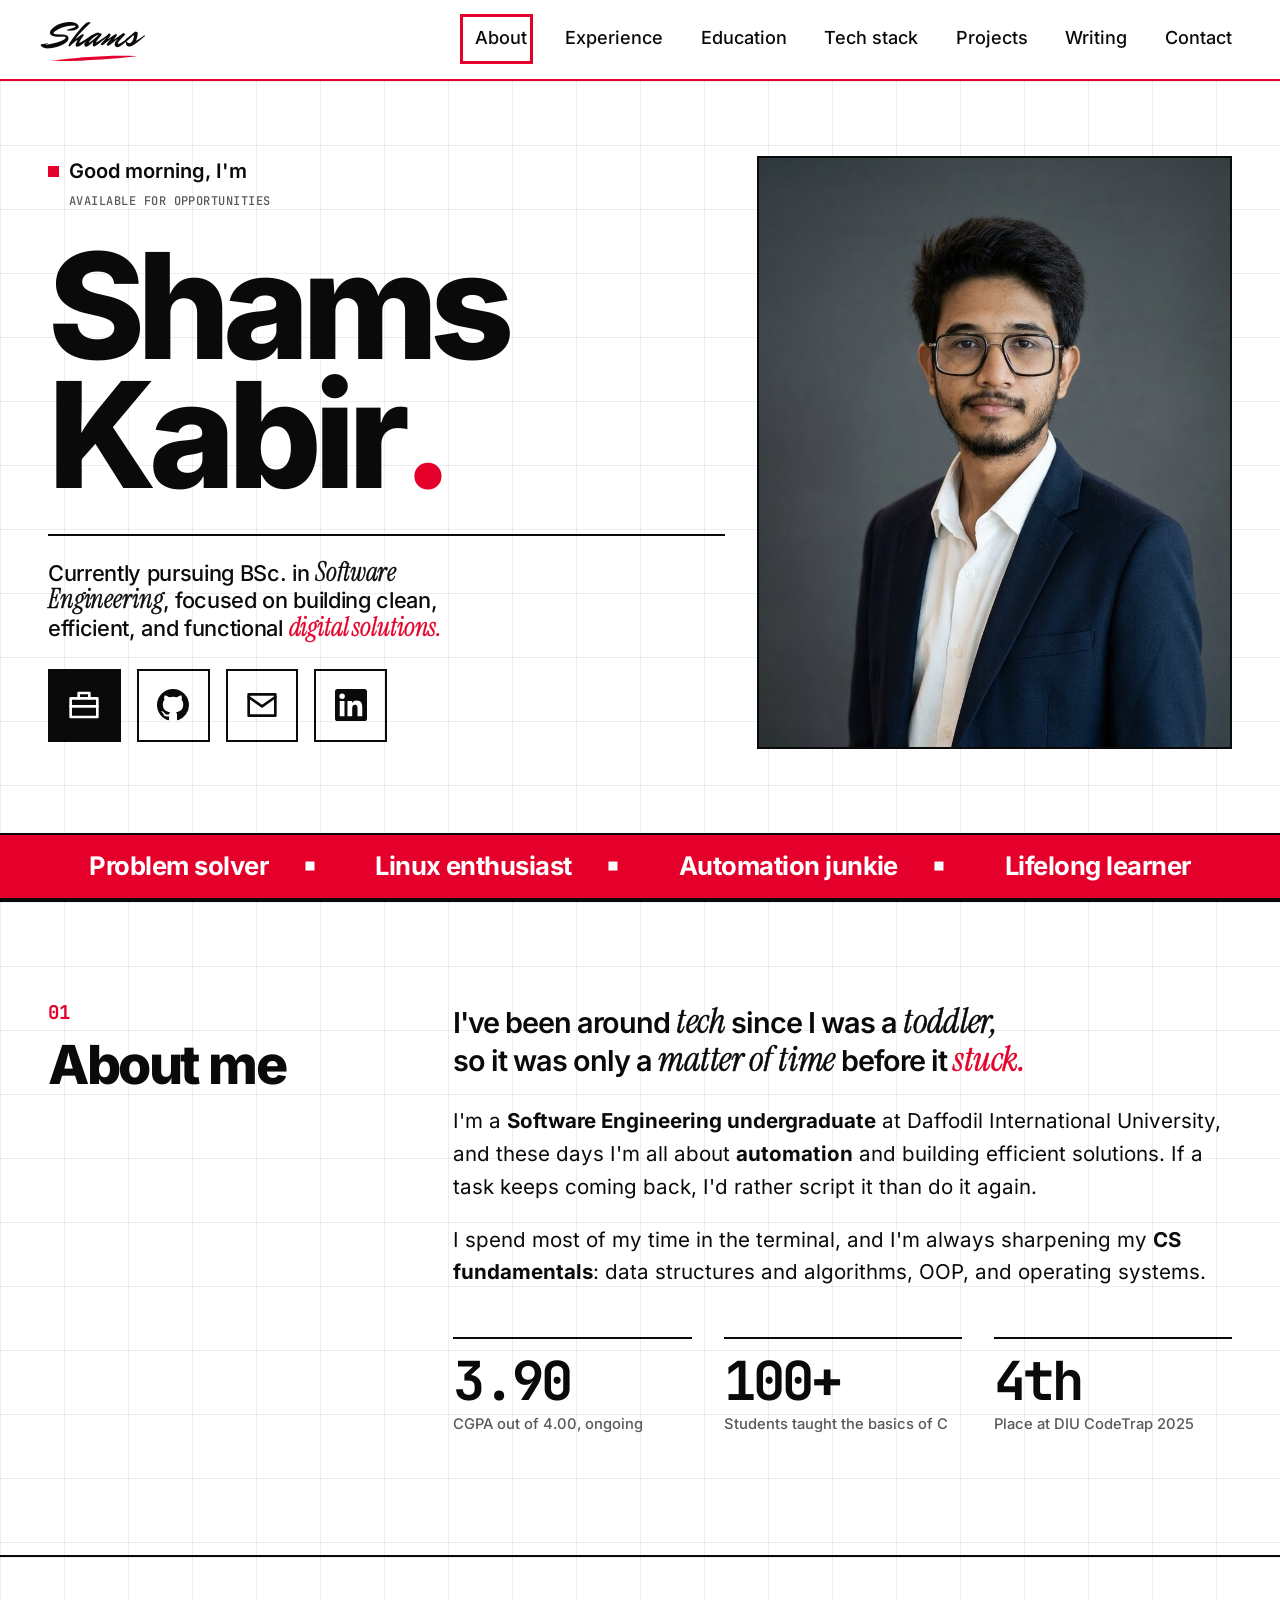
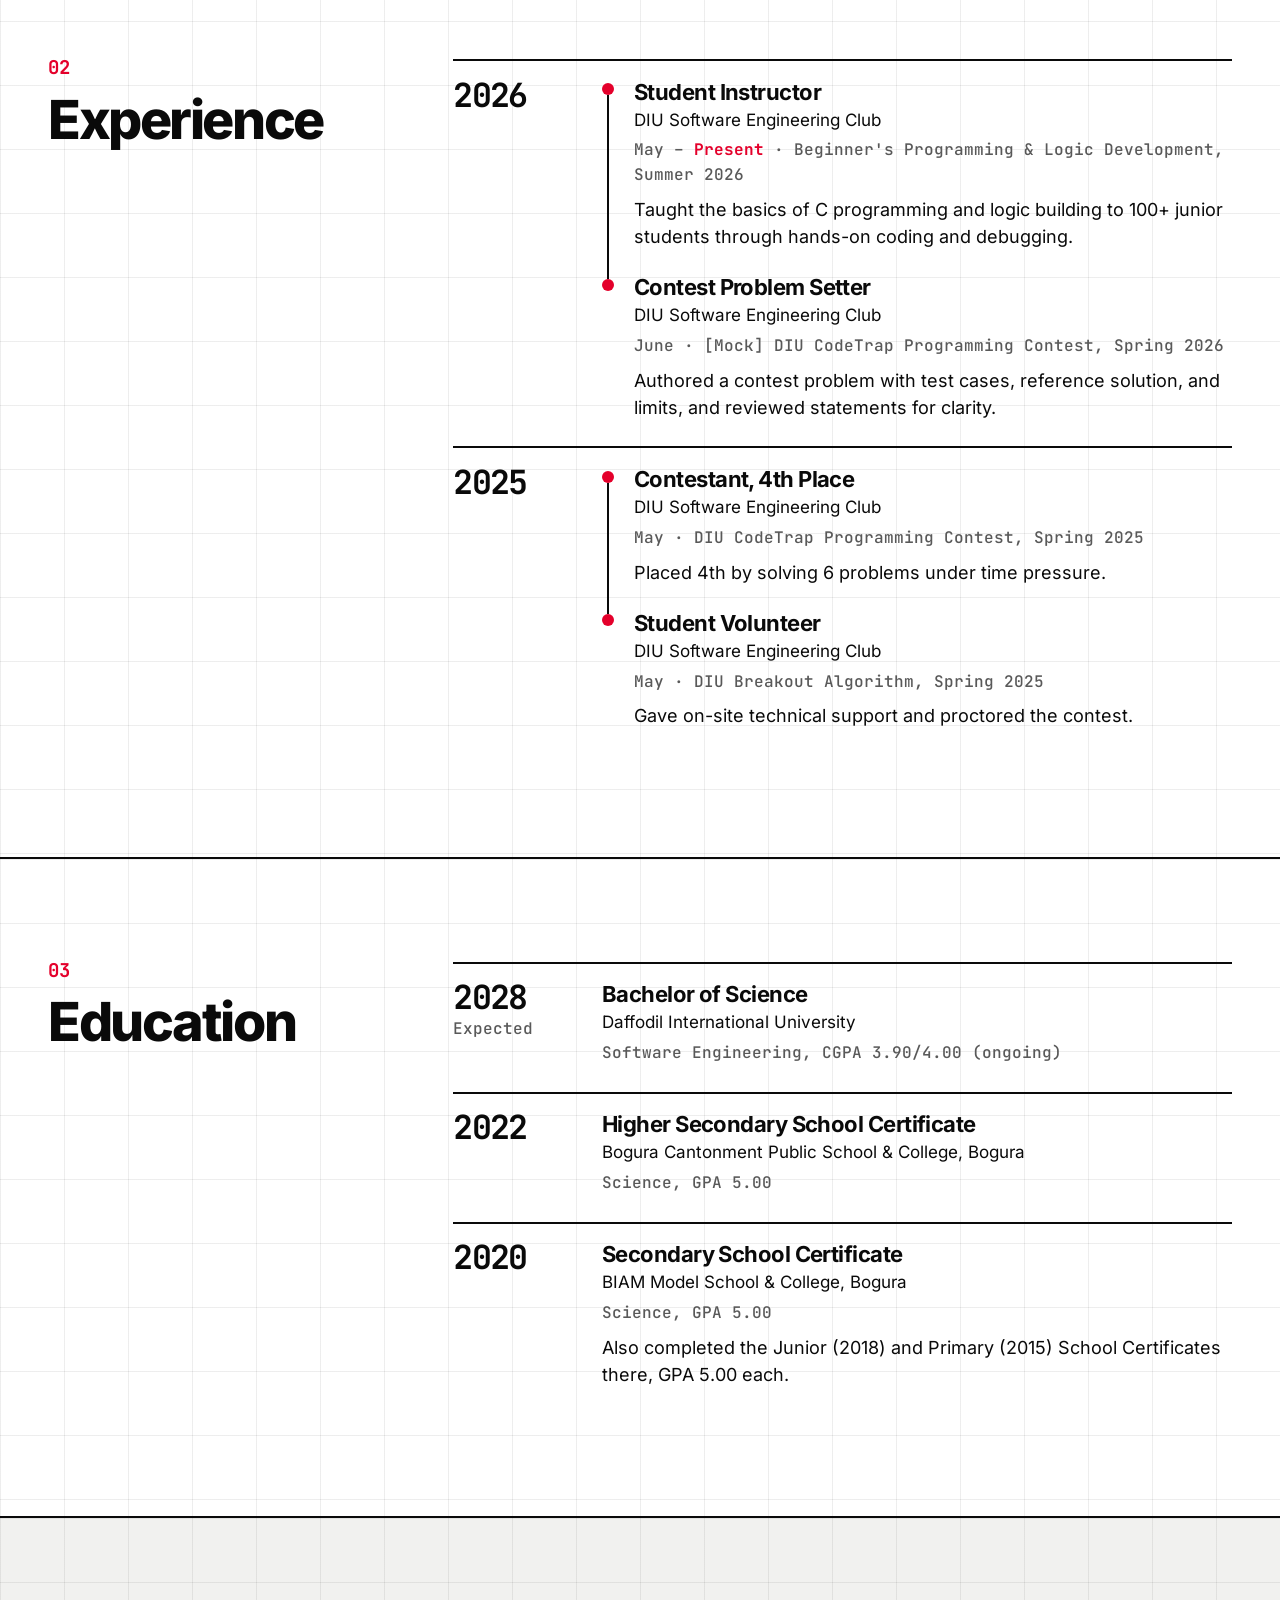
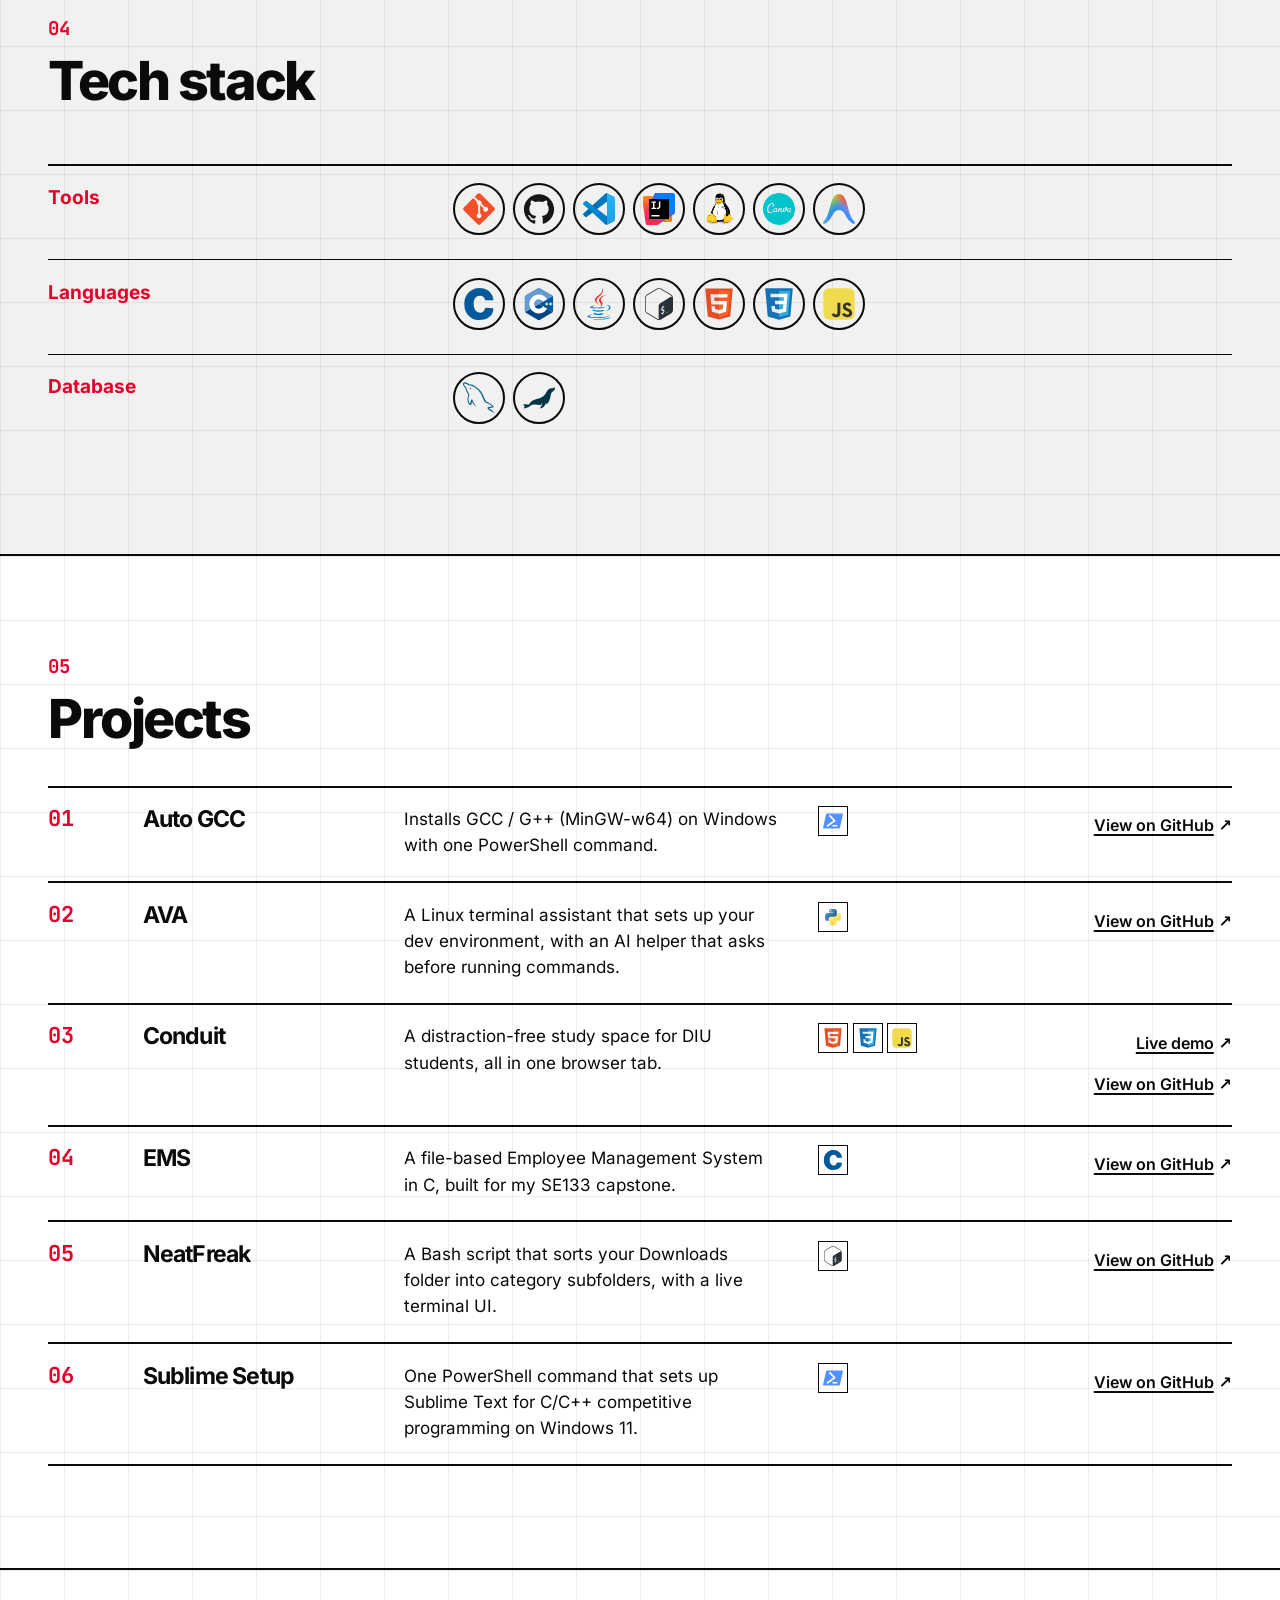
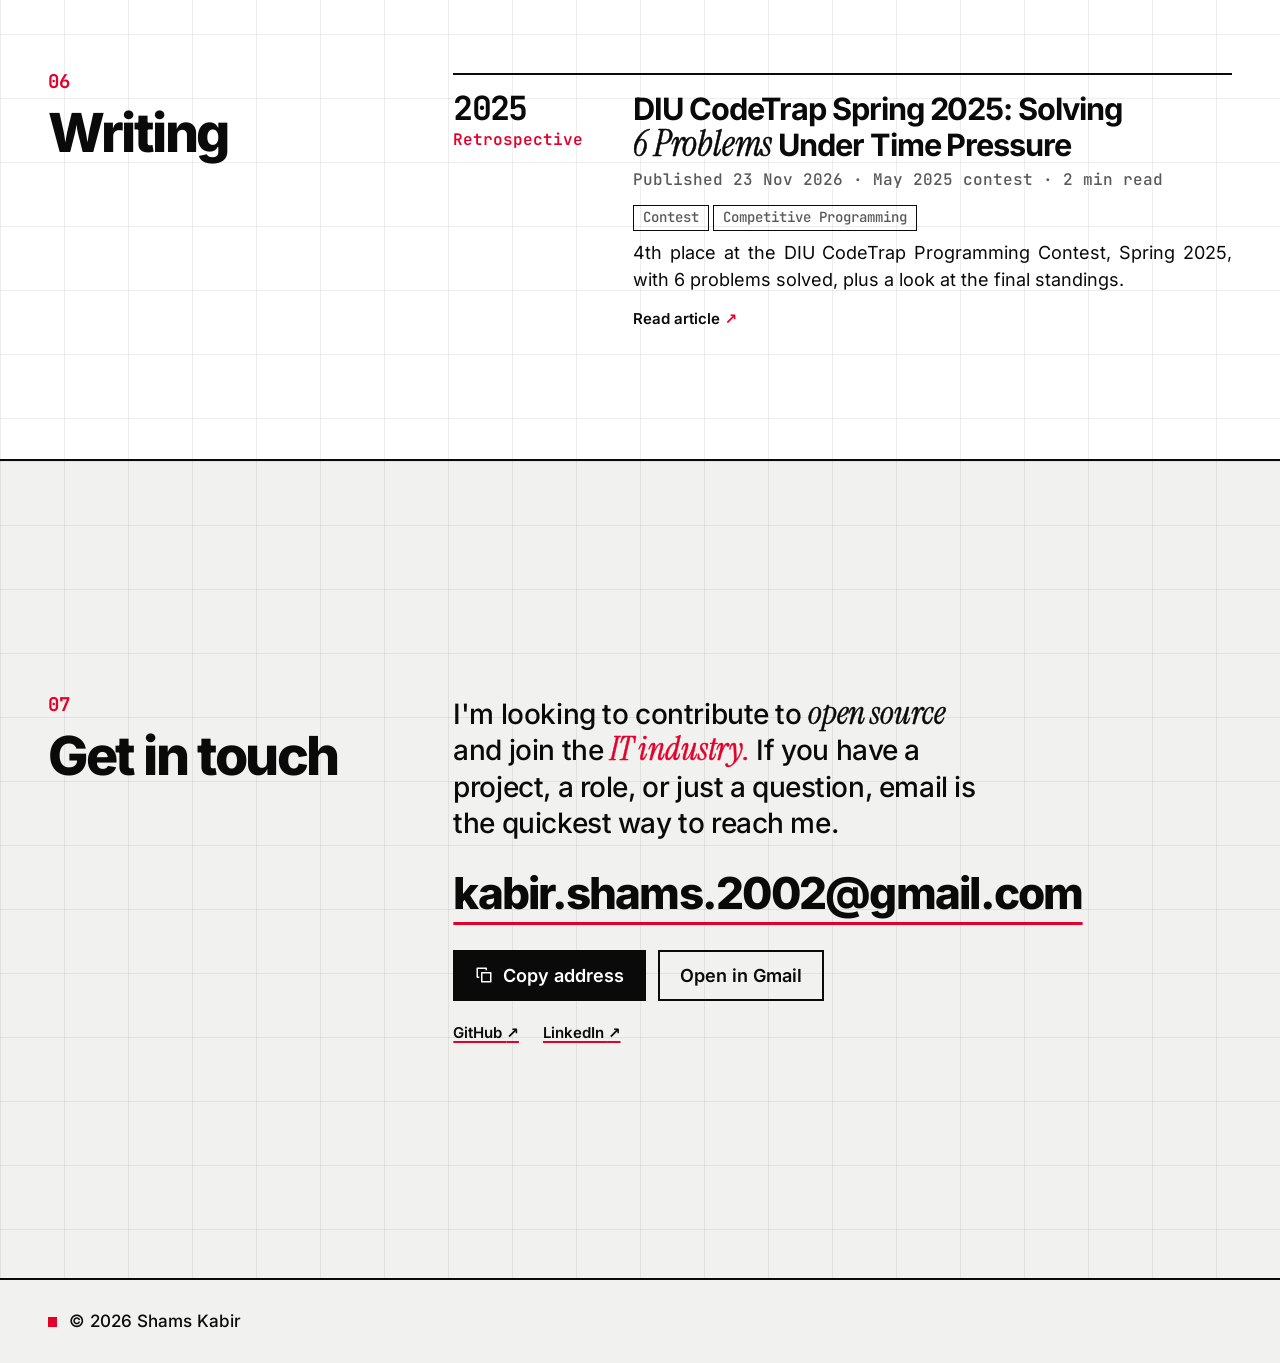
<file: index.html>
<!DOCTYPE html>
<html lang="en">

<head>
    <meta charset="UTF-8">
    <meta name="viewport" content="width=device-width, initial-scale=1.0, viewport-fit=cover">
    <title>Shams Kabir — Portfolio</title>
    <meta name="description"
        content="Portfolio of Shams Kabir, a Software Engineering undergraduate at Daffodil International University building developer tools, automation scripts, and web projects.">
    <meta name="theme-color" content="#FFFFFF">
    <link rel="canonical" href="https://shams.swe.bd/">
    <link rel="alternate" hreflang="x-default" href="https://shams.swe.bd/">
    <link rel="alternate" hreflang="en" href="https://shams.swe.bd/">
    <meta name="robots" content="index, follow, max-image-preview:large">
    <meta name="author" content="Shams Kabir">
    <meta name="color-scheme" content="only light">
    <meta name="supported-color-schemes" content="light">
    <meta name="darkreader-lock">
    <meta property="og:title" content="Shams Kabir — Portfolio">
    <meta property="og:description"
        content="Software Engineering undergraduate at DIU building developer tools, automation scripts, and web projects.">
    <meta property="og:type" content="website">
    <meta property="og:url" content="https://shams.swe.bd/">
    <meta property="og:site_name" content="Shams Kabir">
    <meta property="og:locale" content="en_US">
    <meta property="og:image" content="https://shams.swe.bd/Shams.jpg">
    <meta property="og:image:width" content="800">
    <meta property="og:image:height" content="1000">
    <meta property="og:image:alt" content="Portrait of Shams Kabir in a navy blazer and white shirt">
    <meta name="twitter:card" content="summary_large_image">
    <meta name="twitter:title" content="Shams Kabir — Portfolio">
    <meta name="twitter:description"
        content="Software Engineering undergraduate at DIU building developer tools, automation scripts, and web projects.">
    <meta name="twitter:image" content="https://shams.swe.bd/Shams.jpg">
    <meta name="twitter:image:alt" content="Portrait of Shams Kabir in a navy blazer and white shirt">
    <link rel="icon" href="/favicon.ico" sizes="48x48">
    <link rel="icon" href="/favicon.svg" type="image/svg+xml">
    <link rel="icon" href="/favicon-96x96.png" type="image/png" sizes="96x96">
    <link rel="apple-touch-icon" href="/apple-touch-icon.png">
    <link rel="image_src" href="https://shams.swe.bd/Shams.jpg">
    <link rel="preload" href="/fonts/inter-latin-variable.woff2" as="font" type="font/woff2" crossorigin>
    <link rel="stylesheet" href="style.css">
    <script type="application/ld+json">
    {
        "@context": "https://schema.org",
        "@type": "ProfilePage",
        "dateModified": "2026-11-27T00:00:00+06:00",
        "isPartOf": {
            "@type": "WebSite",
            "@id": "https://shams.swe.bd/#website",
            "name": "Shams Kabir — Portfolio",
            "url": "https://shams.swe.bd/"
        },
        "primaryImageOfPage": {
            "@type": "ImageObject",
            "url": "https://shams.swe.bd/Shams.jpg",
            "contentUrl": "https://shams.swe.bd/Shams.jpg",
            "width": 800,
            "height": 1000,
            "caption": "Portrait of Shams Kabir"
        },
        "mainEntity": {
            "@type": "Person",
            "@id": "https://shams.swe.bd/#person",
            "name": "Shams Kabir",
            "alternateName": ["Shams", "shams-27"],
            "url": "https://shams.swe.bd/",
            "email": "mailto:kabir.shams.2002@gmail.com",
            "image": [
                "https://shams.swe.bd/Shams.jpg",
                "https://shams.swe.bd/Shams-square.jpg",
                "https://shams.swe.bd/Shams-wide.jpg"
            ],
            "jobTitle": "Software Engineering Student",
            "description": "Software Engineering undergraduate at Daffodil International University building developer tools, automation scripts, and web projects.",
            "nationality": {
                "@type": "Country",
                "name": "Bangladesh"
            },
            "alumniOf": {
                "@type": "CollegeOrUniversity",
                "name": "Daffodil International University"
            },
            "knowsAbout": [
                "Automation",
                "Developer tools",
                "Linux",
                "Arch Linux",
                "Shell scripting",
                "Python",
                "C",
                "JavaScript",
                "Data structures and algorithms",
                "Object-oriented programming",
                "Operating systems"
            ],
            "sameAs": [
                "https://github.com/shams-27",
                "https://www.linkedin.com/in/shams-kbr/"
            ]
        }
    }
    </script>
</head>

<body>
    <a class="skip-link" href="#top">Skip to content</a>
    <header>
        <nav>
            <a href="#top" class="logo" aria-label="Shams Kabir, back to top">
                Shams
            </a>
            <div class="nav-end">
                <ul class="nav-links" id="navLinks">
                    <li><a href="#detailed-about"><span class="nav-num" aria-hidden="true">01</span><span class="nav-label">About</span></a></li>
                    <li><a href="#experience"><span class="nav-num" aria-hidden="true">02</span><span class="nav-label">Experience</span></a></li>
                    <li><a href="#education"><span class="nav-num" aria-hidden="true">03</span><span class="nav-label">Education</span></a></li>
                    <li><a href="#tech-stack"><span class="nav-num" aria-hidden="true">04</span><span class="nav-label">Tech stack</span></a></li>
                    <li><a href="#projects"><span class="nav-num" aria-hidden="true">05</span><span class="nav-label">Projects</span></a></li>
                    <li><a href="#writing"><span class="nav-num" aria-hidden="true">06</span><span class="nav-label">Writing</span></a></li>
                    <li><a href="#contact"><span class="nav-num" aria-hidden="true">07</span><span class="nav-label">Contact</span></a></li>
                </ul>
                <button class="nav-toggle" id="navToggle" aria-label="Open navigation menu" aria-expanded="false"
                    aria-controls="navLinks">
                    <span></span><span></span><span></span>
                </button>
            </div>
        </nav>
    </header>
    <div class="nav-overlay" id="navOverlay" aria-hidden="true"></div>

    <main id="top" tabindex="-1">
        <!-- Hero -->
        <section id="about" class="hero">
            <div class="wrap hero-grid">
                <p id="greeting"><span id="greetingText">Hi, I'm</span><span class="availability">Available for opportunities</span></p>
                <h1>
                    <span class="line"><span>Shams</span></span>
                    <span class="line"><span>Kabir</span></span>
                </h1>
                <div class="hero-foot">
                    <div>
                        <p class="hero-lead">Currently pursuing BSc. in <em class="em-serif">Software Engineering</em>, focused on building
                            clean, efficient, and functional <em class="em-serif em-red">digital solutions.</em></p>
                        <div class="hero-actions">
                            <a href="#projects" class="btn" title="View my work">
                                <svg class="icon-svg" viewBox="0 0 24 24" fill="none" stroke="currentColor" stroke-width="2" stroke-linecap="round" stroke-linejoin="round" aria-hidden="true">
                                    <rect x="2" y="7" width="20" height="14" rx="0" />
                                    <path d="M16 7V3H8v4" />
                                    <path d="M2 13h20" />
                                </svg>
                                <span class="label">View my work</span>
                            </a>
                            <a href="https://github.com/shams-27" target="_blank" rel="noopener" class="text-link" title="GitHub">
                                <svg class="icon-svg" viewBox="0 0 16 16" fill="currentColor" aria-hidden="true">
                                    <path d="M8 0C3.58 0 0 3.58 0 8c0 3.54 2.29 6.53 5.47 7.59.4.07.55-.17.55-.38 0-.19-.01-.82-.01-1.49-2.01.37-2.53-.49-2.69-.94-.09-.23-.48-.94-.82-1.13-.28-.15-.68-.52-.01-.53.63-.01 1.08.58 1.23.82.72 1.21 1.87.87 2.33.66.07-.52.28-.87.51-1.07-1.78-.2-3.64-.89-3.64-3.95 0-.87.31-1.59.82-2.15-.08-.2-.36-1.02.08-2.12 0 0 .67-.21 2.2.82.64-.18 1.32-.27 2-.27.68 0 1.36.09 2 .27 1.53-1.04 2.2-.82 2.2-.82.44 1.1.16 1.92.08 2.12.51.56.82 1.27.82 2.15 0 3.07-1.87 3.75-3.65 3.95.29.25.54.73.54 1.48 0 1.07-.01 1.93-.01 2.2 0 .21.15.46.55.38A8.01 8.01 0 0 0 16 8c0-4.42-3.58-8-8-8z" />
                                </svg>
                                <span class="label">GitHub</span>
                            </a>
                            <a href="mailto:kabir.shams.2002@gmail.com" class="text-link" title="Email">
                                <svg class="icon-svg" viewBox="0 0 24 24" fill="none" stroke="currentColor" stroke-width="2" stroke-linecap="round" stroke-linejoin="round" aria-hidden="true">
                                    <rect x="2" y="4" width="20" height="16" rx="0" />
                                    <path d="M2 6l10 7 10-7" />
                                </svg>
                                <span class="label">Email</span>
                            </a>
                            <a href="https://www.linkedin.com/in/shams-kbr/" target="_blank" rel="noopener"
                                class="text-link" title="LinkedIn">
                                <svg class="icon-svg" viewBox="0 0 24 24" fill="currentColor" aria-hidden="true">
                                    <path d="M20.45 20.45h-3.56v-5.57c0-1.33-.02-3.04-1.85-3.04-1.85 0-2.14 1.45-2.14 2.94v5.67H9.35V9h3.41v1.56h.05c.48-.9 1.64-1.85 3.37-1.85 3.6 0 4.27 2.37 4.27 5.46v6.28zM5.34 7.43a2.06 2.06 0 1 1 0-4.12 2.06 2.06 0 0 1 0 4.12zM7.12 20.45H3.56V9h3.56v11.45zM22.22 0H1.77C.79 0 0 .77 0 1.73v20.54C0 23.23.79 24 1.77 24h20.45c.98 0 1.78-.77 1.78-1.73V1.73C24 .77 23.2 0 22.22 0z" />
                                </svg>
                                <span class="label">LinkedIn</span>
                            </a>
                        </div>
                    </div>
                    <div class="hero-photo">
                        <img src="Shams.jpg" srcset="Shams-400.jpg 400w, Shams.jpg 800w" sizes="(max-width: 859px) 160px, 38vw" alt="Portrait of Shams Kabir in a navy blazer and white shirt" width="800" height="1000" decoding="async" fetchpriority="high">
                    </div>
                </div>
            </div>
        </section>

        <!-- Traits strip -->
        <div class="strip">
            <div class="track">
                <ul class="group">
                    <li>Problem solver</li>
                    <li>Linux enthusiast</li>
                    <li>Automation junkie</li>
                    <li>Lifelong learner</li>
                </ul>
            </div>
        </div>

        <!-- About -->
        <section id="detailed-about" class="section">
            <div class="wrap section-grid">
                <h2 class="sec-title">About me</h2>
                <div class="about-top">
                    <div class="section-body about-body">
                        <p><span class="tag-line tag-a">I've been around <strong>tech</strong> since I was a <strong>toddler,</strong></span> <span class="tag-line tag-b">so it was only a <span class="tag-rule">matter of time</span> before it <span class="accent">stuck.</span></span></p>
                        <p>I'm a <strong>Software Engineering undergraduate</strong> at Daffodil International University,
                            and these days I'm all about <strong>automation</strong> and building efficient solutions. If a
                            task keeps coming back, I'd rather script it than do it again.</p>
                        <p>I spend most of my time in the terminal, and I'm always sharpening my
                            <strong>CS fundamentals</strong>: data structures and algorithms, OOP, and operating
                            systems.</p>
                    </div>
                </div>
                <dl class="about-stats">
                    <div class="stat">
                        <dt>CGPA out of 4.00, ongoing</dt>
                        <dd>3.90</dd>
                    </div>
                    <div class="stat">
                        <dt>Students taught the basics of C</dt>
                        <dd>100+</dd>
                    </div>
                    <div class="stat">
                        <dt>Place at DIU CodeTrap 2025</dt>
                        <dd>4th</dd>
                    </div>
                </dl>
            </div>
        </section>

        <!-- Experience -->
        <section id="experience" class="section">
            <div class="wrap section-grid">
                <h2 class="sec-title">Experience</h2>
                <div class="list">
                    <article class="entry">
                        <div class="when">2026</div>
                        <div class="what">
                            <ul class="tree">
                                <li>
                                    <h3>Student Instructor</h3>
                                    <p>DIU Software Engineering Club</p>
                                    <p class="meta">May – <span class="now">Present</span> · Beginner's Programming &amp; Logic Development, Summer 2026</p>
                                    <p class="desc">Taught the basics of C programming and logic building to 100+ junior students through hands-on coding and debugging.</p>
                                </li>
                                <li>
                                    <h3>Contest Problem Setter</h3>
                                    <p>DIU Software Engineering Club</p>
                                    <p class="meta">June · [Mock] DIU CodeTrap Programming Contest, Spring 2026</p>
                                    <p class="desc">Authored a contest problem with test cases, reference solution, and limits, and reviewed statements for clarity.</p>
                                </li>
                            </ul>
                        </div>
                    </article>
                    <article class="entry">
                        <div class="when">2025</div>
                        <div class="what">
                            <ul class="tree">
                                <li>
                                    <h3>Contestant, 4th Place</h3>
                                    <p>DIU Software Engineering Club</p>
                                    <p class="meta">May · DIU CodeTrap Programming Contest, Spring 2025</p>
                                    <p class="desc">Placed 4th by solving 6 problems under time pressure.</p>
                                </li>
                                <li>
                                    <h3>Student Volunteer</h3>
                                    <p>DIU Software Engineering Club</p>
                                    <p class="meta">May · DIU Breakout Algorithm, Spring 2025</p>
                                    <p class="desc">Gave on-site technical support and proctored the contest.</p>
                                </li>
                            </ul>
                        </div>
                    </article>
                </div>
            </div>
        </section>

        <!-- Education -->
        <section id="education" class="section">
            <div class="wrap section-grid">
                <h2 class="sec-title">Education</h2>
                <div class="list">
                    <article class="entry">
                        <div class="when">2028<small>Expected</small></div>
                        <div class="what">
                            <h3>Bachelor of Science</h3>
                            <p>Daffodil International University</p>
                            <p class="meta">Software Engineering, CGPA 3.90/4.00 (ongoing)</p>
                        </div>
                    </article>
                    <article class="entry">
                        <div class="when">2022</div>
                        <div class="what">
                            <h3>Higher Secondary School Certificate</h3>
                            <p>Bogura Cantonment Public School &amp; College, Bogura</p>
                            <p class="meta">Science, GPA 5.00</p>
                        </div>
                    </article>
                    <article class="entry">
                        <div class="when">2020</div>
                        <div class="what">
                            <h3>Secondary School Certificate</h3>
                            <p>BIAM Model School &amp; College, Bogura</p>
                            <p class="meta">Science, GPA 5.00</p>
                            <p class="desc">Also completed the Junior (2018) and Primary (2015) School Certificates there, GPA 5.00 each.</p>
                        </div>
                    </article>
                </div>
            </div>
        </section>

        <!-- Tech stack -->
        <section id="tech-stack" class="section">
            <div class="wrap section-grid">
                <h2 class="sec-title">Tech stack</h2>
            </div>
            <dl class="skills">
                <div class="skill-row">
                  <dt class="wrap">Tools</dt>
                  <dd>
                    <div class="track">
                      <ul class="group">
                        <li class="has-icon" data-name="Git"><img src="/icons/git/git-original.svg" alt="Git" width="28" height="28" decoding="async"></li>
                        <li class="has-icon" data-name="GitHub"><img src="/icons/github/github-original.svg" alt="GitHub" width="28" height="28" decoding="async"></li>
                        <li class="has-icon" data-name="VS Code"><img src="/icons/vscode/vscode-original.svg" alt="VS Code" width="28" height="28" decoding="async"></li>
                        <li class="has-icon" data-name="IntelliJ IDEA"><img src="/icons/intellij/intellij-original.svg" alt="IntelliJ IDEA" width="28" height="28" decoding="async"></li>
                        <li class="has-icon" data-name="Linux"><img src="/icons/linux/linux-original.svg" alt="Linux" width="28" height="28" decoding="async"></li>
                        <li class="has-icon" data-name="Canva"><img src="/icons/canva/canva-original.svg" alt="Canva" width="28" height="28" decoding="async"></li>
                        <li class="has-icon" data-name="Google Antigravity"><img src="/icons/antigravity/antigravity-original.svg" alt="Google Antigravity" width="28" height="28" decoding="async"></li>
                      </ul>
                    </div>
                  </dd>
                </div>
                <div class="skill-row">
                  <dt class="wrap">Languages</dt>
                  <dd>
                    <div class="track">
                      <ul class="group">
                        <li class="has-icon" data-name="C"><img src="/icon-c.svg" alt="C" width="28" height="28" decoding="async"></li>
                        <li class="has-icon" data-name="C++"><img src="/icons/cplusplus/cplusplus-original.svg" alt="C++" width="28" height="28" decoding="async"></li>
                        <li class="has-icon" data-name="Java"><img src="/icons/java/java-original.svg" alt="Java" width="28" height="28" decoding="async"></li>
                        <li class="has-icon" data-name="Bash"><img src="/icons/bash/bash-original.svg" alt="Bash" width="28" height="28" decoding="async"></li>
                        <li class="has-icon" data-name="HTML"><img src="/icons/html5/html5-original.svg" alt="HTML" width="28" height="28" decoding="async"></li>
                        <li class="has-icon" data-name="CSS"><img src="/icons/css3/css3-original.svg" alt="CSS" width="28" height="28" decoding="async"></li>
                        <li class="has-icon" data-name="JavaScript"><img class="icon-round" src="/icons/javascript/javascript-original.svg" alt="JavaScript" width="28" height="28" decoding="async"></li>
                      </ul>
                    </div>
                  </dd>
                </div>
                <div class="skill-row">
                  <dt class="wrap">Database</dt>
                  <dd>
                    <div class="track">
                      <ul class="group">
                        <li class="has-icon" data-name="MySQL"><img src="/icons/mysql/mysql-original.svg" alt="MySQL" width="28" height="28" decoding="async"></li>
                        <li class="has-icon" data-name="MariaDB"><img src="/icons/mariadb/mariadb-original.svg" alt="MariaDB" width="28" height="28" decoding="async"></li>
                      </ul>
                    </div>
                  </dd>
                </div>
            </dl>
        </section>

        <!-- Projects -->
        <section id="projects" class="section">
            <div class="wrap section-grid">
                <h2 class="sec-title">Projects</h2>
                <div class="list">
                    <article class="project">
                      <div class="project-head">
                        <span class="project-index">01</span>
                        <h3>Auto GCC</h3>
                      </div>
                      <div class="project-info">
                        <p class="project-desc">Installs GCC / G++ (MinGW-w64) on Windows with one PowerShell command.</p>
                        <ul class="stack">
                          <li class="has-icon" data-name="PowerShell"><img src="/icons/powershell/powershell-original.svg" alt="PowerShell" width="20" height="20" decoding="async"></li>
                        </ul>
                        <div class="project-links">
                          <a href="https://github.com/shams-27/Auto-GCC" target="_blank" rel="noopener">View on GitHub</a>
                        </div>
                      </div>
                    </article>
                    <article class="project">
                      <div class="project-head">
                        <span class="project-index">02</span>
                        <h3>AVA</h3>
                      </div>
                      <div class="project-info">
                        <p class="project-desc">A Linux terminal assistant that sets up your dev environment, with an AI helper that asks before running commands.</p>
                        <ul class="stack">
                          <li class="has-icon" data-name="Python"><img src="/icons/python/python-original.svg" alt="Python" width="20" height="20" decoding="async"></li>
                        </ul>
                        <div class="project-links">
                          <a href="https://github.com/shams-27/AVA" target="_blank" rel="noopener">View on GitHub</a>
                        </div>
                      </div>
                    </article>
                    <article class="project">
                      <div class="project-head">
                        <span class="project-index">03</span>
                        <h3>Conduit</h3>
                      </div>
                      <div class="project-info">
                        <p class="project-desc">A distraction-free study space for DIU students, all in one browser tab.</p>
                        <ul class="stack">
                          <li class="has-icon" data-name="HTML"><img src="/icons/html5/html5-original.svg" alt="HTML" width="20" height="20" decoding="async"></li>
                          <li class="has-icon" data-name="CSS"><img src="/icons/css3/css3-original.svg" alt="CSS" width="20" height="20" decoding="async"></li>
                          <li class="has-icon" data-name="JavaScript"><img class="icon-round" src="/icons/javascript/javascript-original.svg" alt="JavaScript" width="20" height="20" decoding="async"></li>
                        </ul>
                        <div class="project-links">
                          <a href="https://shams-27.github.io/conduit" target="_blank" rel="noopener">Live demo</a>
                          <a href="https://github.com/shams-27/conduit" target="_blank" rel="noopener">View on GitHub</a>
                        </div>
                      </div>
                    </article>
                    <article class="project">
                      <div class="project-head">
                        <span class="project-index">04</span>
                        <h3>EMS</h3>
                      </div>
                      <div class="project-info">
                        <p class="project-desc">A file-based Employee Management System in C, built for my SE133 capstone.</p>
                        <ul class="stack">
                          <li class="has-icon" data-name="C"><img src="/icon-c.svg" alt="C" width="20" height="20" decoding="async"></li>
                        </ul>
                        <div class="project-links">
                          <a href="https://github.com/shams-27/EmployeeManagementSystem" target="_blank" rel="noopener">View on GitHub</a>
                        </div>
                      </div>
                    </article>
                    <article class="project">
                      <div class="project-head">
                        <span class="project-index">05</span>
                        <h3>NeatFreak</h3>
                      </div>
                      <div class="project-info">
                        <p class="project-desc">A Bash script that sorts your Downloads folder into category subfolders, with a live terminal UI.</p>
                        <ul class="stack">
                          <li class="has-icon" data-name="Bash"><img src="/icons/bash/bash-original.svg" alt="Bash" width="20" height="20" decoding="async"></li>
                        </ul>
                        <div class="project-links">
                          <a href="https://github.com/shams-27/NeatFreak" target="_blank" rel="noopener">View on GitHub</a>
                        </div>
                      </div>
                    </article>
                    <article class="project">
                      <div class="project-head">
                        <span class="project-index">06</span>
                        <h3>Sublime Setup</h3>
                      </div>
                      <div class="project-info">
                        <p class="project-desc">One PowerShell command that sets up Sublime Text for C/C++ competitive programming on Windows 11.</p>
                        <ul class="stack">
                          <li class="has-icon" data-name="PowerShell"><img src="/icons/powershell/powershell-original.svg" alt="PowerShell" width="20" height="20" decoding="async"></li>
                        </ul>
                        <div class="project-links">
                          <a href="https://github.com/shams-27/sublime-setup" target="_blank" rel="noopener">View on GitHub</a>
                        </div>
                      </div>
                    </article>
                </div>
            </div>
        </section>

        <!-- Writing -->
        <section id="writing" class="section">
            <div class="wrap section-grid">
                <h2 class="sec-title">Writing</h2>
                <div class="list writing-list">
                    <article class="entry writing-entry">
                        <div class="when">2025<small>Retrospective</small></div>
                        <div class="what">
                            <h3><a href="/posts/diu-codetrap-2025.html" class="writing-title-link">DIU CodeTrap Spring 2025: Solving <em class="em-serif">6 Problems</em> Under Time Pressure</a></h3>
                            <p class="meta">Published 23 Nov 2026 · May 2025 contest · 2 min read</p>
                            <ul class="stack writing-tags"><li>Contest</li><li>Competitive Programming</li></ul>
                            <p class="desc">4th place at the DIU CodeTrap Programming Contest, Spring 2025, with 6 problems solved, plus a look at the final standings.</p>
                            <div class="writing-links">
                                <a href="/posts/diu-codetrap-2025.html" class="text-link-inline">Read article</a>
                            </div>
                        </div>
                    </article>
                </div>
            </div>
        </section>

        <!-- Contact -->
        <section id="contact" class="section">
            <div class="wrap section-grid">
                <h2 class="sec-title">Get in touch</h2>
                <div class="contact-body">
                    <p class="contact-lead">I'm looking to contribute to <em class="em-serif">open source</em> and join the <em class="em-serif em-red">IT industry.</em> If you have a project, a role, or just a question, email is the quickest way to reach me.</p>
                    <a class="contact-email" href="mailto:kabir.shams.2002@gmail.com">kabir.shams.2002@gmail.com</a>
                    <div class="contact-actions">
                        <button type="button" class="btn" id="copyEmail" data-email="kabir.shams.2002@gmail.com">
                            <svg class="icon-svg icon-copy" viewBox="0 0 24 24" fill="none" stroke="currentColor" stroke-width="2" stroke-linecap="round" stroke-linejoin="round" aria-hidden="true">
                                <rect x="9" y="9" width="12" height="12" rx="0" />
                                <path d="M5 15H3V3h12v2" />
                            </svg>
                            <svg class="icon-svg icon-check" viewBox="0 0 24 24" fill="none" stroke="currentColor" stroke-width="2.5" stroke-linecap="round" stroke-linejoin="round" aria-hidden="true">
                                <path d="M4 12.5l5 5L20 6.5" />
                            </svg>
                            <span class="label" id="copyEmailLabel">Copy address</span>
                        </button>
                        <a href="https://mail.google.com/mail/?view=cm&fs=1&to=kabir.shams.2002@gmail.com" target="_blank" rel="noopener" class="text-link">
                            <span class="label">Open in Gmail</span>
                        </a>
                    </div>
                    <div class="contact-social">
                        <a href="https://github.com/shams-27" target="_blank" rel="noopener">GitHub <span aria-hidden="true">&#8599;</span></a>
                        <a href="https://www.linkedin.com/in/shams-kbr/" target="_blank" rel="noopener">LinkedIn <span aria-hidden="true">&#8599;</span></a>
                    </div>
                    <p class="visually-hidden" id="copyStatus" role="status" aria-live="polite"></p>
                </div>
            </div>
        </section>

    </main>

    <button type="button" id="backToTop" class="back-to-top" aria-label="Back to top">
        <svg viewBox="0 0 24 24" fill="currentColor" aria-hidden="true">
            <path d="M12 4l-8 8h5v8h6v-8h5z" />
        </svg>
    </button>

    <footer>
        <p>&copy; 2026 Shams Kabir</p>
    </footer>

    <script src="script.js"></script>
    <script>
        if ('serviceWorker' in navigator) {
            window.addEventListener('load', () => {
                navigator.serviceWorker.register('/sw.js')
                    .then(registration => {
                        console.log('ServiceWorker registration successful with scope: ', registration.scope);
                    })
                    .catch(err => {
                        console.log('ServiceWorker registration failed: ', err);
                    });
            });
        }
    </script>
</body>

</html>
</file>
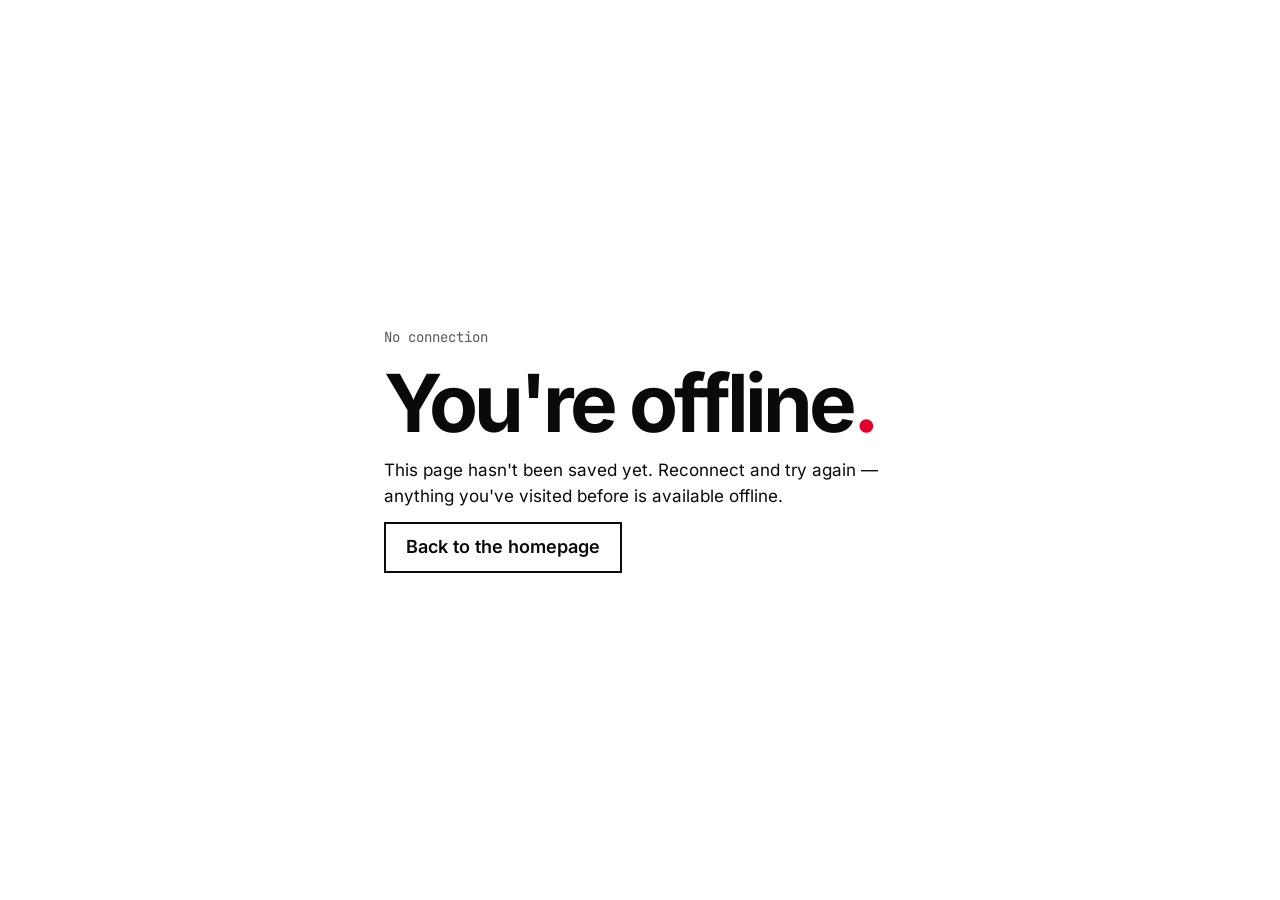
<file: offline.html>
<!DOCTYPE html>
<html lang="en">

<head>
    <meta charset="UTF-8">
    <meta name="viewport" content="width=device-width, initial-scale=1.0, viewport-fit=cover">
    <title>Offline — Shams Kabir</title>
    <meta name="robots" content="noindex">
    <meta name="theme-color" content="#FFFFFF">
    <meta name="color-scheme" content="only light">
    <link rel="icon" href="/favicon.svg" type="image/svg+xml">
    <link rel="stylesheet" href="/style.css">
    <style>
        body { display: grid; min-height: 100dvh; place-content: center; }
        .offline { max-width: 38rem; padding: 2rem var(--gutter); }
        .offline h1 { font-size: clamp(2.5rem, 8vw, 5rem); letter-spacing: -0.05em; line-height: 0.95; margin-block: 1rem; }
        .offline p { margin-block: 0.75rem; }
        .meta { font-family: var(--mono); font-size: 0.875rem; color: var(--muted); }
        .accent { color: var(--accent); }
    </style>
</head>

<body>
    <main class="offline">
        <p class="meta">No connection</p>
        <h1>You're offline<span class="accent">.</span></h1>
        <p>This page hasn't been saved yet. Reconnect and try again — anything you've visited before is available offline.</p>
        <p><a href="/" class="text-link"><span class="label">Back to the homepage</span></a></p>
    </main>
</body>

</html>
</file>
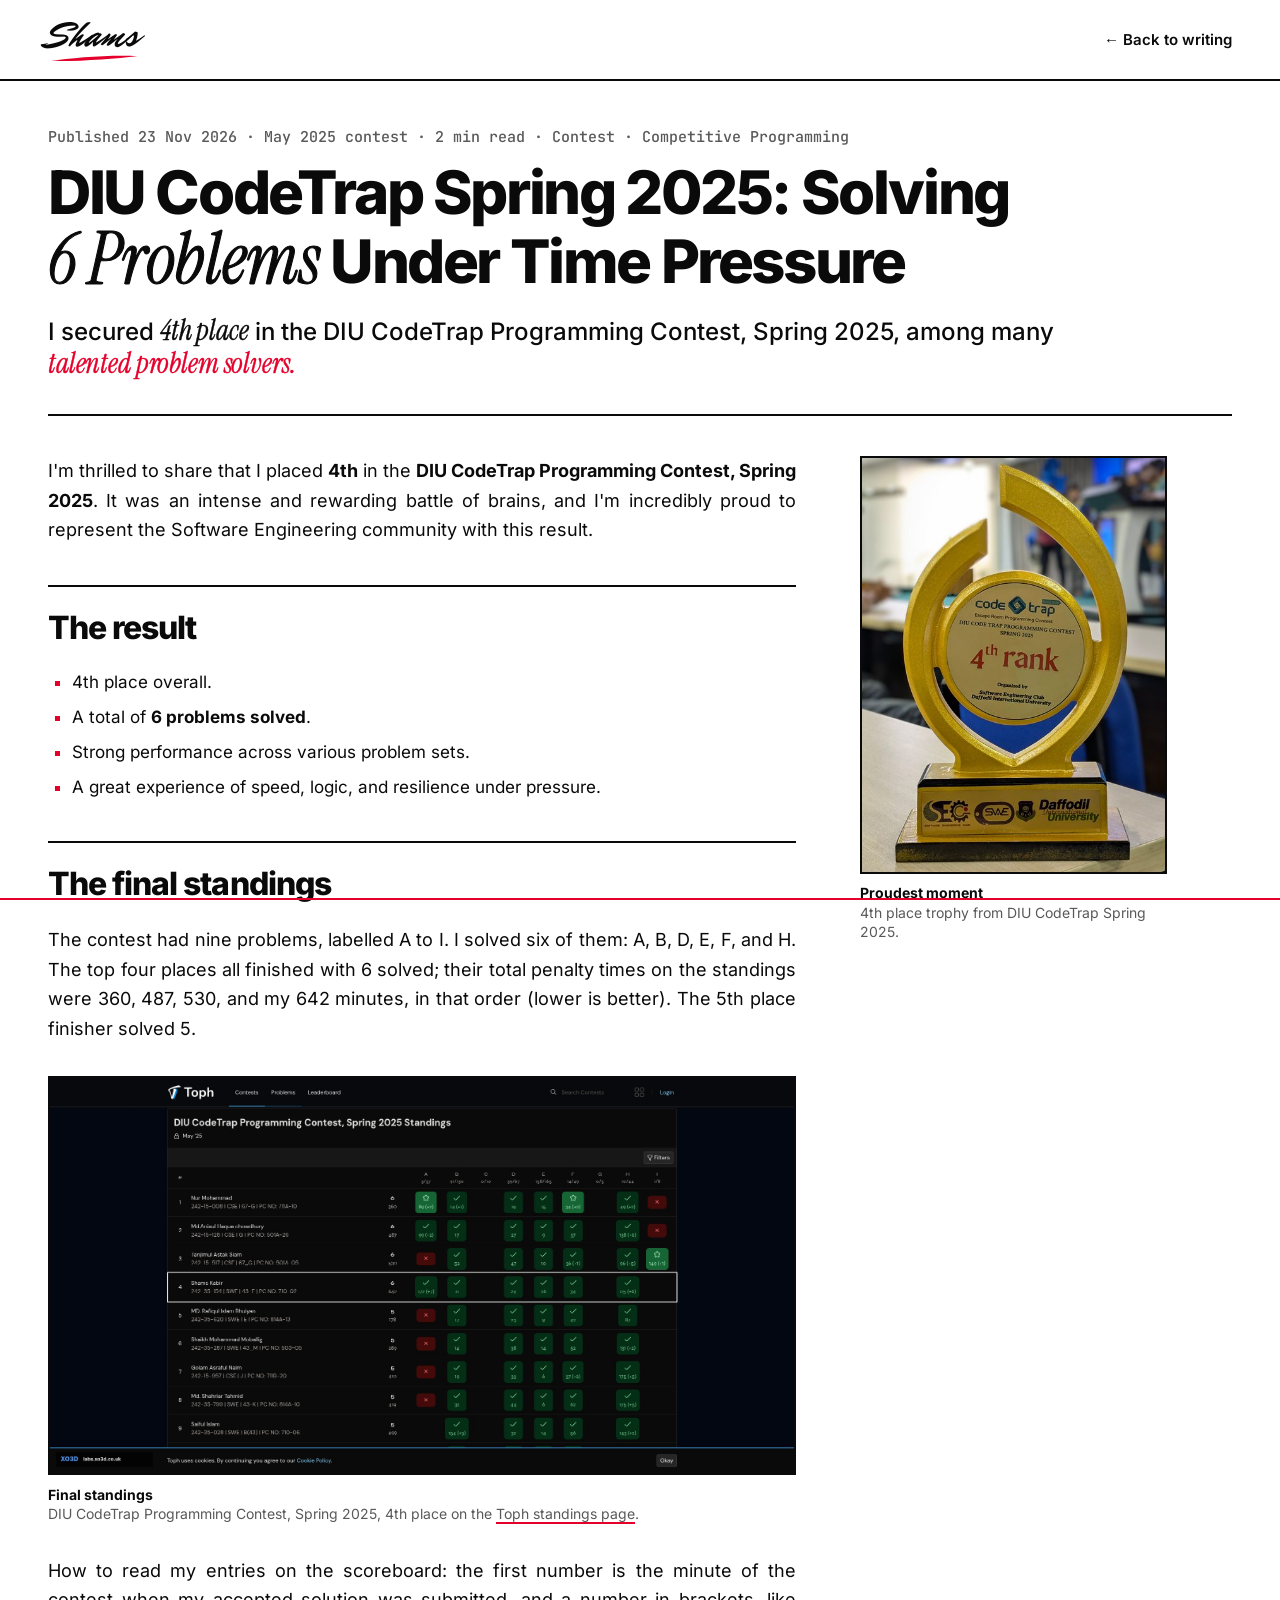
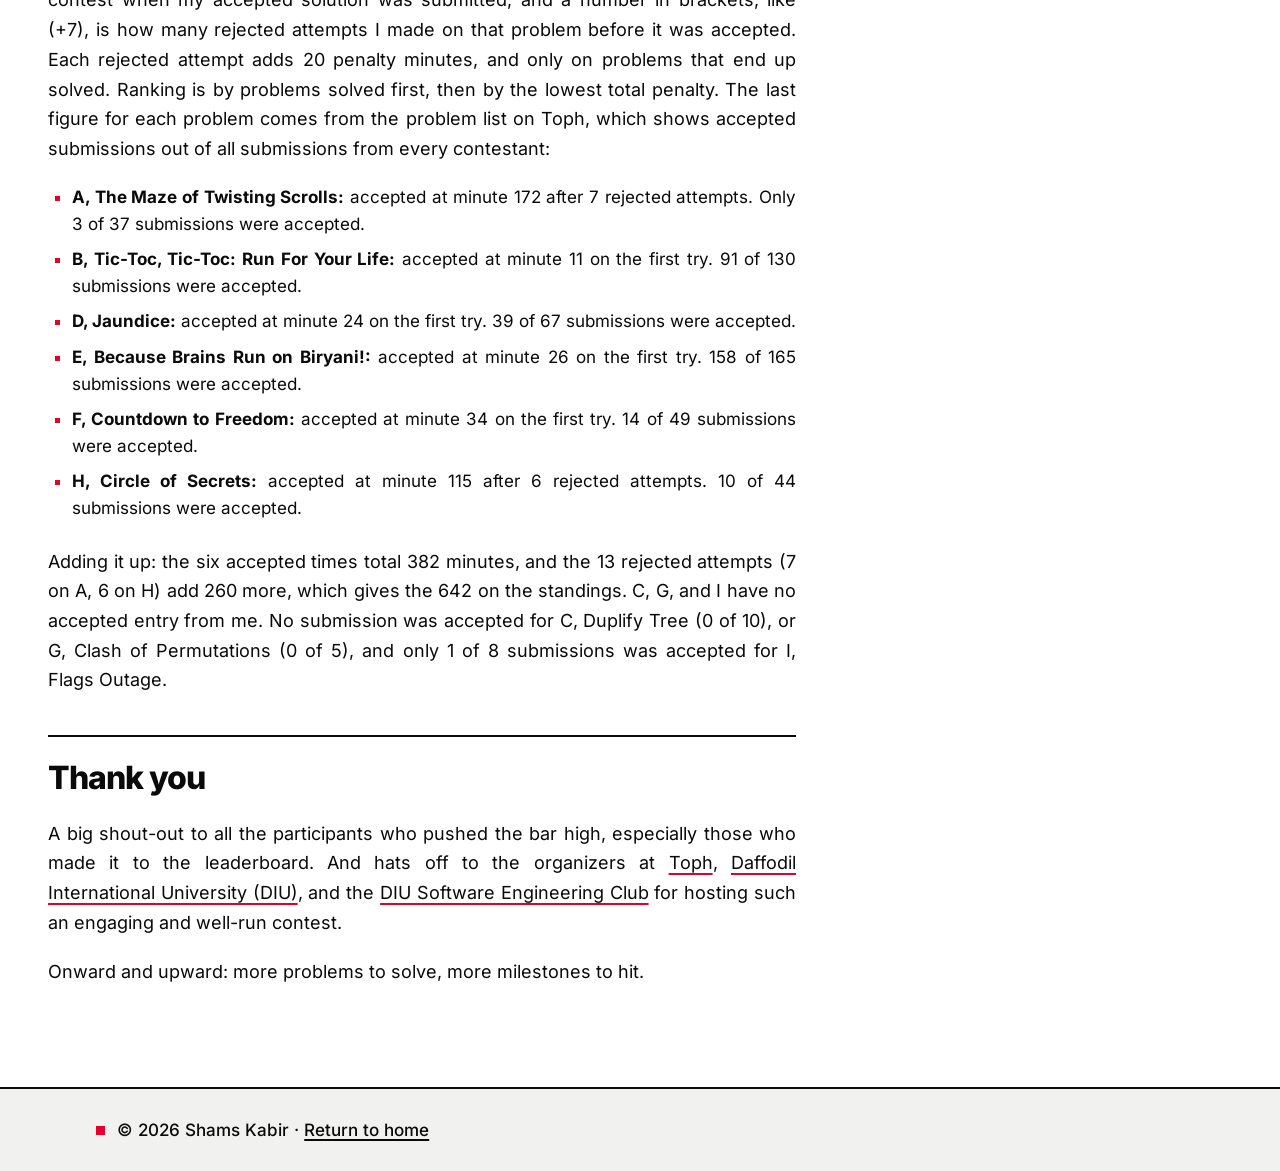
<file: posts/diu-codetrap-2025.html>
<!DOCTYPE html>
<html lang="en">

<head>
    <meta charset="UTF-8">
    <meta name="viewport" content="width=device-width, initial-scale=1.0, viewport-fit=cover">
    <title>DIU CodeTrap Spring 2025: Solving 6 Problems Under Time Pressure — Shams Kabir</title>
    <meta name="description"
        content="Shams Kabir placed 4th in the DIU CodeTrap Programming Contest, Spring 2025, solving 6 problems. A look at the result and the final standings.">
    <meta name="author" content="Shams Kabir">
    <link rel="canonical" href="https://shams.swe.bd/posts/diu-codetrap-2025.html">
    <meta name="robots" content="index, follow, max-image-preview:large">
    <meta name="theme-color" content="#FFFFFF">
    <meta name="color-scheme" content="only light">
    <meta name="supported-color-schemes" content="light">
    <meta name="darkreader-lock">
    <link rel="alternate" hreflang="x-default" href="https://shams.swe.bd/posts/diu-codetrap-2025.html">
    <link rel="alternate" hreflang="en" href="https://shams.swe.bd/posts/diu-codetrap-2025.html">
    <meta property="og:title" content="DIU CodeTrap Spring 2025: Solving 6 Problems Under Time Pressure">
    <meta property="og:description"
        content="4th place at the DIU CodeTrap Programming Contest, Spring 2025, with 6 problems solved.">
    <meta property="og:type" content="article">
    <meta property="og:site_name" content="Shams Kabir">
    <meta property="og:locale" content="en_US">
    <meta property="og:url" content="https://shams.swe.bd/posts/diu-codetrap-2025.html">
    <meta property="og:image" content="https://shams.swe.bd/achievement.jpg">
    <meta property="og:image:width" content="960">
    <meta property="og:image:height" content="1310">
    <meta property="og:image:alt" content="Gold trophy engraved with 4th rank from the DIU CodeTrap Programming Contest">
    <meta name="twitter:card" content="summary_large_image">
    <meta name="twitter:title" content="DIU CodeTrap Spring 2025: Solving 6 Problems Under Time Pressure">
    <meta name="twitter:description"
        content="4th place at the DIU CodeTrap Programming Contest, Spring 2025, with 6 problems solved.">
    <meta name="twitter:image" content="https://shams.swe.bd/achievement.jpg">
    <meta name="twitter:image:alt" content="Gold trophy engraved with 4th rank from the DIU CodeTrap Programming Contest">
    <script type="application/ld+json">
    {
        "@context": "https://schema.org",
        "@type": "BlogPosting",
        "@id": "https://shams.swe.bd/posts/diu-codetrap-2025.html#article",
        "headline": "DIU CodeTrap Spring 2025: Solving 6 Problems Under Time Pressure",
        "description": "Shams Kabir placed 4th in the DIU CodeTrap Programming Contest, Spring 2025, solving 6 problems. A look at the result and the final standings.",
        "datePublished": "2026-11-23T00:00:00+06:00",
        "dateModified": "2026-11-26T00:00:00+06:00",
        "author": { "@type": "Person", "@id": "https://shams.swe.bd/#person", "name": "Shams Kabir" },
        "publisher": { "@type": "Person", "@id": "https://shams.swe.bd/#person", "name": "Shams Kabir" },
        "mainEntityOfPage": "https://shams.swe.bd/posts/diu-codetrap-2025.html",
        "image": {
            "@type": "ImageObject",
            "url": "https://shams.swe.bd/achievement.jpg",
            "width": 960,
            "height": 1310
        },
        "keywords": ["Contest", "Competitive Programming"],
        "inLanguage": "en"
    }
    </script>
    <link rel="icon" href="/favicon.ico" sizes="48x48">
    <link rel="icon" href="/favicon.svg" type="image/svg+xml">
    <link rel="icon" href="/favicon-48x48.png" type="image/png" sizes="48x48">
    <link rel="apple-touch-icon" href="/apple-touch-icon.png">
    <link rel="preload" href="/fonts/inter-latin-variable.woff2" as="font" type="font/woff2" crossorigin>
    <link rel="stylesheet" href="../style.css">
</head>

<body>
    <a class="skip-link" href="#main">Skip to content</a>
    <header>
        <nav>
            <a href="/" class="logo" aria-label="Shams Kabir, back to home">
                Shams
            </a>
            <div class="nav-end">
                <a href="/#writing" class="back-link" style="margin-bottom: 0;">← Back to writing</a>
            </div>
        </nav>
    </header>

    <main id="main" class="wrap" tabindex="-1">
        <article>
            <header class="article-header">
                <div class="article-meta">Published 23 Nov 2026 · May 2025 contest · 2 min read · Contest · Competitive Programming</div>
                <h1 class="article-title">DIU CodeTrap Spring 2025: Solving <em class="em-serif">6 Problems</em> Under Time Pressure</h1>
                <p class="article-lead">
                    I secured <em class="em-serif">4th place</em> in the DIU CodeTrap Programming Contest, Spring 2025, among many <em class="em-serif em-red">talented problem solvers.</em>
                </p>
            </header>

            <div class="article-layout">
            <div class="article-body">
                <p>
                    I'm thrilled to share that I placed <strong>4th</strong> in the <strong>DIU CodeTrap Programming Contest, Spring 2025</strong>. It was an intense and rewarding battle of brains, and I'm incredibly proud to represent the Software Engineering community with this result.
                </p>

                <h2>The result</h2>
                <ul>
                    <li>4th place overall.</li>
                    <li>A total of <strong>6 problems solved</strong>.</li>
                    <li>Strong performance across various problem sets.</li>
                    <li>A great experience of speed, logic, and resilience under pressure.</li>
                </ul>

                <h2>The final standings</h2>
                <p>
                    The contest had nine problems, labelled A to I. I solved six of them: A, B, D, E, F, and H. The top four places all finished with 6 solved; their total penalty times on the standings were 360, 487, 530, and my 642 minutes, in that order (lower is better). The 5th place finisher solved 5.
                </p>
                <figure class="article-figure">
                    <img src="../codeTrapStanding.jpg" alt="Toph standings page for the DIU CodeTrap Programming Contest, Spring 2025, showing Shams Kabir in 4th place with 6 problems solved" width="1880" height="999" loading="lazy">
                    <figcaption>
                        <strong>Final standings</strong>
                        DIU CodeTrap Programming Contest, Spring 2025, 4th place on the <a href="https://toph.co/c/diu-codetrap-spring-2025/standings" target="_blank" rel="noopener">Toph standings page</a>.
                    </figcaption>
                </figure>

                <p>
                    How to read my entries on the scoreboard: the first number is the minute of the contest when my accepted solution was submitted, and a number in brackets, like (+7), is how many rejected attempts I made on that problem before it was accepted. Each rejected attempt adds 20 penalty minutes, and only on problems that end up solved. Ranking is by problems solved first, then by the lowest total penalty. The last figure for each problem comes from the problem list on Toph, which shows accepted submissions out of all submissions from every contestant:
                </p>
                <ul>
                    <li><strong>A, The Maze of Twisting Scrolls:</strong> accepted at minute 172 after 7 rejected attempts. Only 3 of 37 submissions were accepted.</li>
                    <li><strong>B, Tic-Toc, Tic-Toc: Run For Your Life:</strong> accepted at minute 11 on the first try. 91 of 130 submissions were accepted.</li>
                    <li><strong>D, Jaundice:</strong> accepted at minute 24 on the first try. 39 of 67 submissions were accepted.</li>
                    <li><strong>E, Because Brains Run on Biryani!:</strong> accepted at minute 26 on the first try. 158 of 165 submissions were accepted.</li>
                    <li><strong>F, Countdown to Freedom:</strong> accepted at minute 34 on the first try. 14 of 49 submissions were accepted.</li>
                    <li><strong>H, Circle of Secrets:</strong> accepted at minute 115 after 6 rejected attempts. 10 of 44 submissions were accepted.</li>
                </ul>
                <p>
                    Adding it up: the six accepted times total 382 minutes, and the 13 rejected attempts (7 on A, 6 on H) add 260 more, which gives the 642 on the standings. C, G, and I have no accepted entry from me. No submission was accepted for C, Duplify Tree (0 of 10), or G, Clash of Permutations (0 of 5), and only 1 of 8 submissions was accepted for I, Flags Outage.
                </p>

                <h2>Thank you</h2>
                <p>
                    A big shout-out to all the participants who pushed the bar high, especially those who made it to the leaderboard. And hats off to the organizers at <a href="https://www.linkedin.com/company/toph/" target="_blank" rel="noopener">Toph</a>, <a href="https://www.linkedin.com/school/daffodil-international-university/" target="_blank" rel="noopener">Daffodil International University (DIU)</a>, and the <a href="https://www.linkedin.com/company/diusec/" target="_blank" rel="noopener">DIU Software Engineering Club</a> for hosting such an engaging and well-run contest.
                </p>
                <p>
                    Onward and upward: more problems to solve, more milestones to hit.
                </p>
            </div>
            <aside class="article-trophy">
                <figure class="article-figure">
                    <img src="../achievement.jpg" srcset="../achievement-480.jpg 480w, ../achievement.jpg 960w" sizes="(max-width: 959px) 288px, 352px" alt="Gold trophy engraved with 4th rank from the DIU CodeTrap Programming Contest" width="960" height="1310" loading="lazy">
                    <figcaption>
                        <strong>Proudest moment</strong>
                        4th place trophy from DIU CodeTrap Spring 2025.
                    </figcaption>
                </figure>
            </aside>
            </div>
        </article>
    </main>

    <footer>
        <div class="wrap">
            <p>&copy; 2026 Shams Kabir · <a href="/">Return to home</a></p>
        </div>
    </footer>

    <script>
        // Fallback for browsers without CSS scroll timelines: drives the article reading-progress line.
        (() => {
            const root = document.documentElement;
            let queued = false;
            const update = () => {
                if (queued) return;
                queued = true;
                requestAnimationFrame(() => {
                    queued = false;
                    const max = root.scrollHeight - window.innerHeight;
                    root.style.setProperty('--scroll-progress', max > 0 ? Math.min(1, window.scrollY / max) : 0);
                });
            };
            addEventListener('scroll', update, { passive: true });
            addEventListener('resize', update);
            update();
        })();
    </script>
    <script>
        if ('serviceWorker' in navigator) {
            window.addEventListener('load', () => {
                navigator.serviceWorker.register('/sw.js')
                    .then(registration => {
                        console.log('ServiceWorker registration successful with scope: ', registration.scope);
                    })
                    .catch(err => {
                        console.log('ServiceWorker registration failed: ', err);
                    });
            });
        }
    </script>
</body>

</html>
</file>
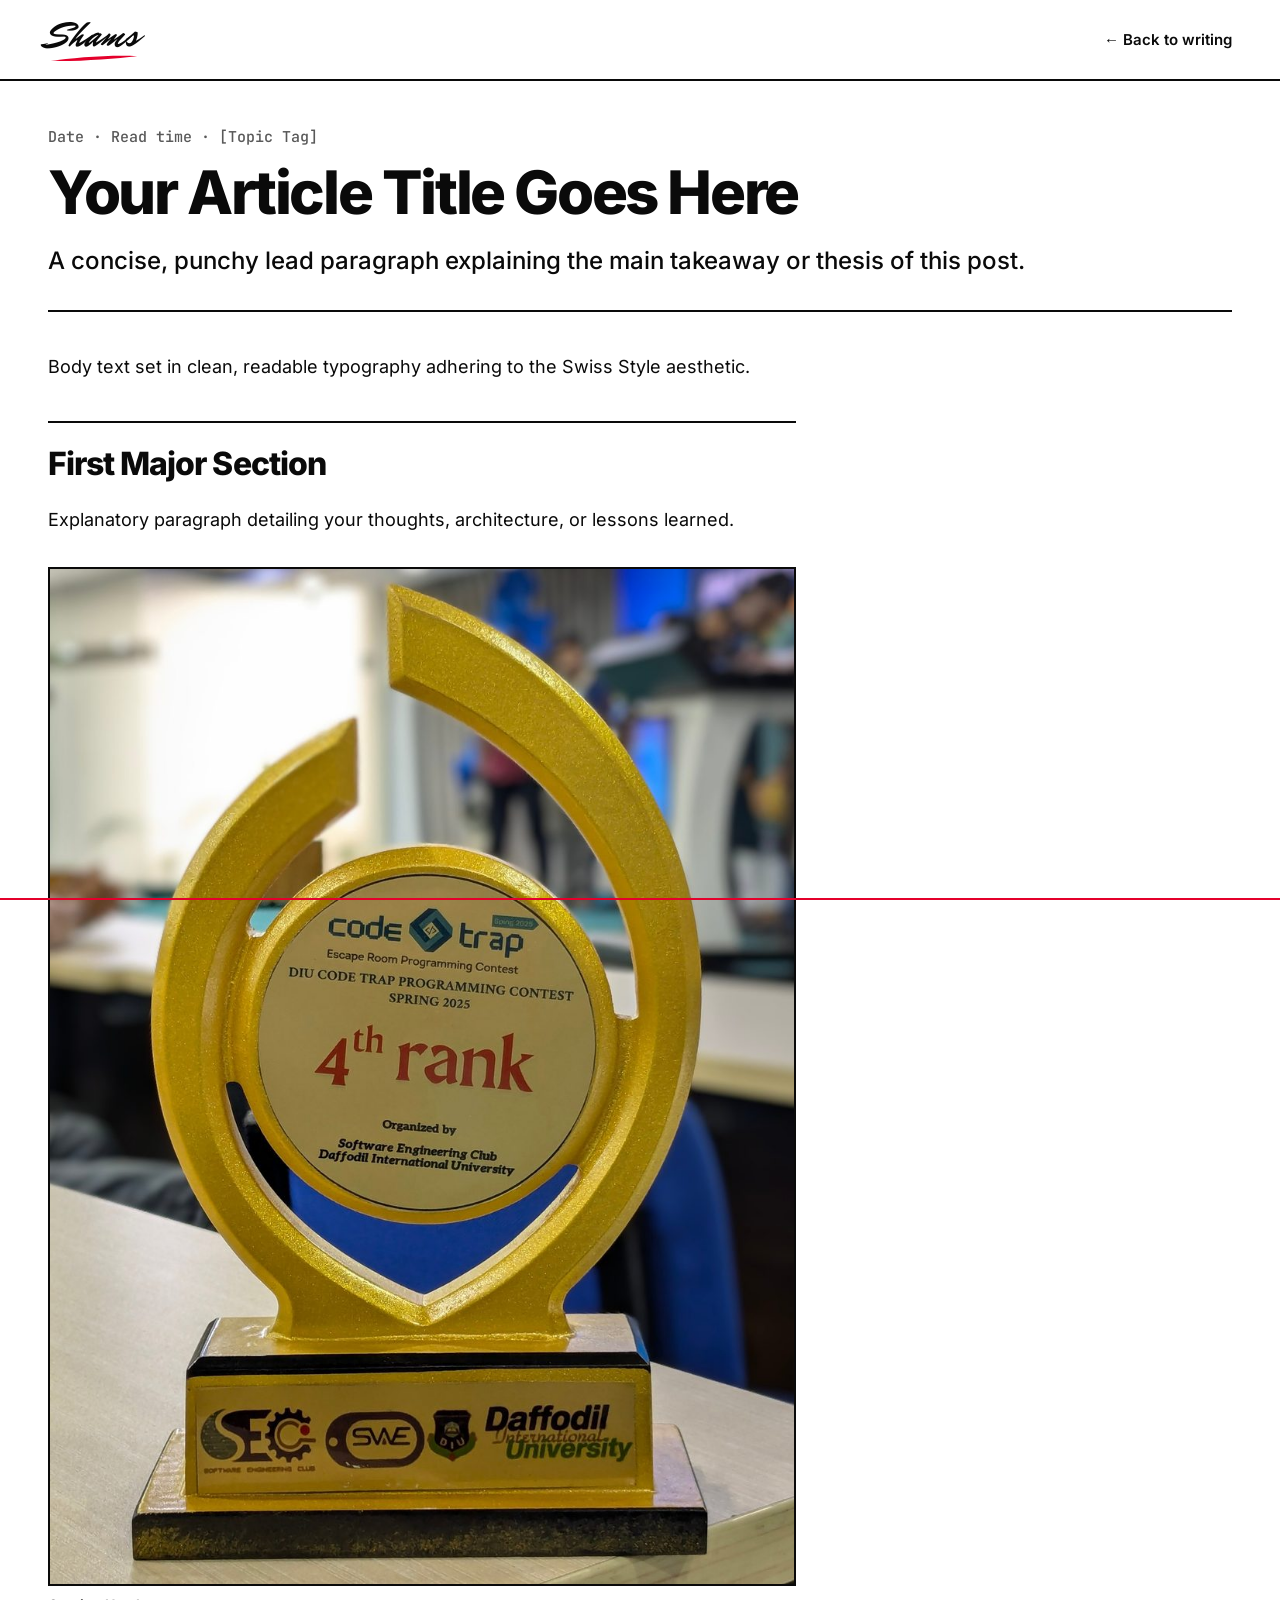
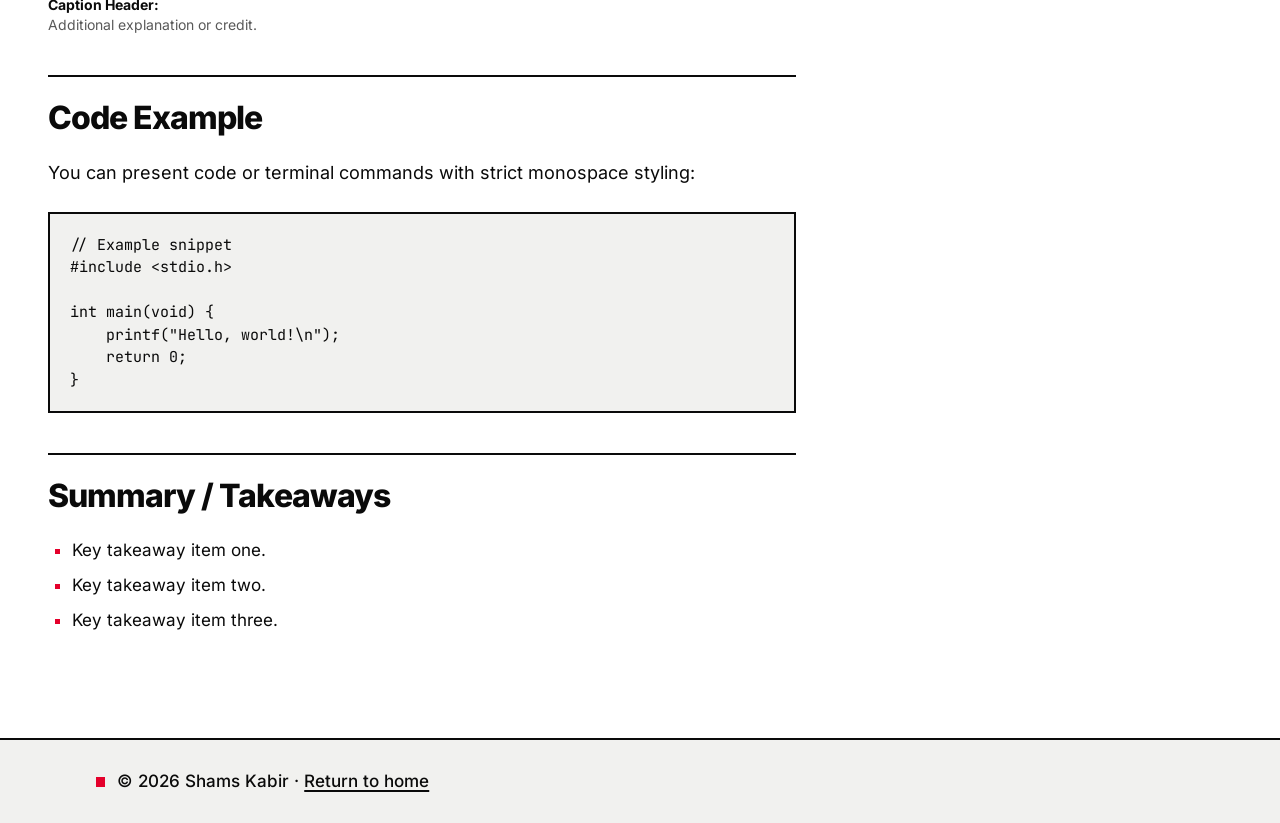
<file: posts/template.html>
<!DOCTYPE html>
<html lang="en">

<head>
    <meta charset="UTF-8">
    <meta name="viewport" content="width=device-width, initial-scale=1.0, viewport-fit=cover">
    <title>Post Title — Shams Kabir</title>
    <meta name="description" content="One-line summary of the article for search engines and social cards.">
    <meta name="author" content="Shams Kabir">
    <link rel="canonical" href="https://shams.swe.bd/posts/post-slug.html">
    <meta name="robots" content="noindex, nofollow">
    <meta name="theme-color" content="#FFFFFF">
    <meta name="color-scheme" content="only light">
    <meta name="supported-color-schemes" content="light">
    <meta name="darkreader-lock">
    <link rel="alternate" hreflang="x-default" href="https://shams.swe.bd/posts/post-slug.html">
    <link rel="alternate" hreflang="en" href="https://shams.swe.bd/posts/post-slug.html">
    <meta property="og:title" content="Post Title — Shams Kabir">
    <meta property="og:description" content="One-line summary of the article for social cards.">
    <meta property="og:type" content="article">
    <meta property="og:site_name" content="Shams Kabir">
    <meta property="og:locale" content="en_US">
    <meta property="og:url" content="https://shams.swe.bd/posts/post-slug.html">
    <meta property="og:image" content="https://shams.swe.bd/og-image.png?v=3">
    <meta property="og:image:width" content="1200">
    <meta property="og:image:height" content="630">
    <meta property="og:image:alt" content="Describe the article image here">
    <meta name="twitter:card" content="summary_large_image">
    <meta name="twitter:title" content="Post Title — Shams Kabir">
    <meta name="twitter:description" content="One-line summary of the article for social cards.">
    <meta name="twitter:image" content="https://shams.swe.bd/og-image.png?v=3">
    <meta name="twitter:image:alt" content="Describe the article image here">
    <script type="application/ld+json">
    {
        "@context": "https://schema.org",
        "@type": "BlogPosting",
        "@id": "https://shams.swe.bd/posts/post-slug.html#article",
        "headline": "Post Title",
        "description": "One-line summary of the article for search engines and social cards.",
        "datePublished": "YYYY-MM-DDTHH:MM:SS+06:00",
        "dateModified": "YYYY-MM-DDTHH:MM:SS+06:00",
        "author": { "@type": "Person", "@id": "https://shams.swe.bd/#person", "name": "Shams Kabir" },
        "publisher": { "@type": "Person", "@id": "https://shams.swe.bd/#person", "name": "Shams Kabir" },
        "mainEntityOfPage": "https://shams.swe.bd/posts/post-slug.html",
        "image": {
            "@type": "ImageObject",
            "url": "https://shams.swe.bd/og-image.png?v=3",
            "width": 1200,
            "height": 630
        },
        "keywords": ["Topic Tag"],
        "inLanguage": "en"
    }
    </script>
    <link rel="icon" href="/favicon.ico" sizes="48x48">
    <link rel="icon" href="/favicon.svg" type="image/svg+xml">
    <link rel="icon" href="/favicon-48x48.png" type="image/png" sizes="48x48">
    <link rel="apple-touch-icon" href="/apple-touch-icon.png">
    <link rel="preload" href="/fonts/inter-latin-variable.woff2" as="font" type="font/woff2" crossorigin>
    <link rel="stylesheet" href="../style.css">
</head>

<body>
    <a class="skip-link" href="#main">Skip to content</a>
    <header>
        <nav>
            <a href="/" class="logo" aria-label="Shams Kabir, back to home">
                Shams
            </a>
            <div class="nav-end">
                <a href="/#writing" class="back-link" style="margin-bottom: 0;">← Back to writing</a>
            </div>
        </nav>
    </header>

    <main id="main" class="wrap" tabindex="-1">
        <article>
            <header class="article-header">
                <div class="article-meta">Date · Read time · [Topic Tag]</div>
                <h1 class="article-title">Your Article Title Goes Here</h1>
                <p class="article-lead">
                    A concise, punchy lead paragraph explaining the main takeaway or thesis of this post.
                </p>
            </header>

            <div class="article-body">
                <p>
                    Body text set in clean, readable typography adhering to the Swiss Style aesthetic.
                </p>

                <h2>First Major Section</h2>
                <p>
                    Explanatory paragraph detailing your thoughts, architecture, or lessons learned.
                </p>

                <!-- Optional Image with caption -->
                <figure class="article-figure">
                    <img src="../achievement.jpg" alt="Description of the image" width="960" height="1310" loading="lazy" decoding="async">
                    <figcaption>
                        <strong>Caption Header:</strong> Additional explanation or credit.
                    </figcaption>
                </figure>

                <h2>Code Example</h2>
                <p>
                    You can present code or terminal commands with strict monospace styling:
                </p>

                <pre><code>// Example snippet
#include &lt;stdio.h&gt;

int main(void) {
    printf("Hello, world!\n");
    return 0;
}</code></pre>

                <h2>Summary / Takeaways</h2>
                <ul>
                    <li>Key takeaway item one.</li>
                    <li>Key takeaway item two.</li>
                    <li>Key takeaway item three.</li>
                </ul>
            </div>
        </article>
    </main>

    <footer>
        <div class="wrap">
            <p>&copy; 2026 Shams Kabir · <a href="/">Return to home</a></p>
        </div>
    </footer>

    <script>
        // Fallback for browsers without CSS scroll timelines: drives the article reading-progress line.
        (() => {
            const root = document.documentElement;
            let queued = false;
            const update = () => {
                if (queued) return;
                queued = true;
                requestAnimationFrame(() => {
                    queued = false;
                    const max = root.scrollHeight - window.innerHeight;
                    root.style.setProperty('--scroll-progress', max > 0 ? Math.min(1, window.scrollY / max) : 0);
                });
            };
            addEventListener('scroll', update, { passive: true });
            addEventListener('resize', update);
            update();
        })();
    </script>
    <script>
        if ('serviceWorker' in navigator) {
            window.addEventListener('load', () => {
                navigator.serviceWorker.register('/sw.js')
                    .then(registration => {
                        console.log('ServiceWorker registration successful with scope: ', registration.scope);
                    })
                    .catch(err => {
                        console.log('ServiceWorker registration failed: ', err);
                    });
            });
        }
    </script>
</body>

</html>
</file>
<file: style.css>
/* Self-hosted fonts (woff2, latin subset). Licences are in fonts/LICENSE-*.txt.
   Inter and JetBrains Mono are variable files, so one request covers every weight used. */
@font-face {
    font-family: 'Inter';
    font-style: normal;
    font-weight: 100 900;
    font-display: swap;
    src: url('/fonts/inter-latin-variable.woff2') format('woff2');
}
@font-face {
    font-family: 'JetBrains Mono';
    font-style: normal;
    font-weight: 100 800;
    font-display: swap;
    src: url('/fonts/jetbrains-mono-latin-variable.woff2') format('woff2');
}
@font-face {
    font-family: 'Instrument Serif';
    font-style: italic;
    font-weight: 400;
    font-display: swap;
    src: url('/fonts/instrument-serif-italic-latin.woff2') format('woff2');
}
@font-face {
    font-family: 'Mr Dafoe';
    font-style: normal;
    font-weight: 400;
    font-display: swap;
    src: url('/fonts/mr-dafoe-latin.woff2') format('woff2');
}

/* Swiss Style (International Typographic Style): one grotesque typeface, a 12-column grid,
   flush-left ragged-right text, ruled structure, black on white with a single red accent.
   No shadows, no radius, no rotation, no decoration. */
:root {
    color-scheme: only light;
    --bg: #FFFFFF;
    --bar: #F1F1EF;            /* second paper tone: Skills, Contact, footer */
    --card: #FFFFFF;
    --black: #0A0A0A;          /* fixed black: rules and fills that must not follow --ink */
    --ink: #0A0A0A;            /* text and rules; the red strip resets it to white locally */
    --muted: #595959;
    --soft: #CFCFCB;           /* hairline between items */
    --accent: #E4002B;         /* the only colour */
    --on: #FFFFFF;             /* text on black or accent fills */
    --rule: 2px;
    --hair: 1px;
    --grid-size: 4rem;
    --grid-line: rgb(10 10 10 / 0.07);   /* faint section grid */
    --sans: 'Inter', 'Helvetica Neue', Helvetica, Arial, system-ui, sans-serif;
    --display: var(--sans);
    --mono: 'JetBrains Mono', ui-monospace, 'SFMono-Regular', Menlo, Consolas, monospace;   /* small labels only: section numbers, years, meta, stack */
    --logo: 'Mr Dafoe', 'Brush Script MT', cursive;   /* the "Shams" signature nav logo only */
    --serif: 'Instrument Serif', 'Iowan Old Style', Georgia, 'Times New Roman', serif;   /* italic emphasis words in the About tagline only */
    --gutter: max(clamp(1.25rem, 4vw, 3rem), env(safe-area-inset-left, 0px));
    --section: clamp(4rem, 8vw, 7rem);
    --col-gap: 2rem;
    --ease: cubic-bezier(0.19, 1, 0.22, 1);

    /* Spacing tokens */
    --space-xxs: 0.25rem;
    --space-xs: 0.5rem;
    --space-sm: 0.75rem;
    --space-md: 1rem;
    --space-lg: 1.5rem;
    --space-xl: 2rem;
    --space-xxl: 3rem;

    /* Font size scale */
    --font-size-xs: 0.75rem;
    --font-size-sm: 0.875rem;
    --font-size-md: 1rem;
    --font-size-lg: 1.125rem;
    --font-size-xl: 1.25rem;
    --font-size-2xl: 1.5rem;
    --font-size-3xl: 2rem;
}

* { margin: 0; padding: 0; box-sizing: border-box; }

html { scroll-padding-top: 5.5rem; }

body {
    background: var(--bg);
    color: var(--ink);
    font-family: var(--sans);
    font-size: 1.0625rem;
    line-height: 1.55;
    -webkit-font-smoothing: antialiased;
    overflow-x: clip;   /* clip doesn't create a scroll container, so sticky sections don't jitter on touch scroll */
    counter-reset: sec;
    -webkit-text-size-adjust: 100%;
    text-size-adjust: 100%;
}
a, button { -webkit-tap-highlight-color: rgb(228 0 43 / 0.15); }

::selection { background: var(--accent); color: var(--on); }

ul { list-style: none; }
h1, h2, h3 { text-wrap: balance; }
p { text-wrap: pretty; }
a { color: inherit; text-decoration-thickness: 2px; text-underline-offset: 0.2em; }
:focus-visible { outline: 3px solid var(--accent); outline-offset: 3px; }
/* A red outline disappears on a red fill, so switch to black on those interactive surfaces. */
.btn:hover:focus-visible,
.btn.copied:focus-visible,
.nav-links a:hover:focus-visible,
.nav-links a:active:focus-visible,
.back-to-top:hover:focus-visible,
.strip :focus-visible { outline-color: var(--black); }
.skip-link {
    position: fixed;
    top: 0;
    left: 0;
    z-index: 120;
    translate: 0 -120%;
    padding: 0.75rem var(--gutter);
    background: var(--black);
    color: var(--on);
    font-weight: 700;
}
.skip-link:focus-visible { translate: 0 0; }
main:focus { outline: none; }

.wrap { max-width: 1400px; margin-inline: auto; padding-inline: var(--gutter); }

/* Header (site header only: article pages also have a <header class="article-header"> inside <article>, which must scroll normally) */
body > header {
    position: sticky;
    top: 0;
    z-index: 100;
    background: var(--bg);
    border-bottom: var(--rule) solid var(--black);
}
nav {
    max-width: 1400px;
    margin-inline: auto;
    padding: 0.9rem var(--gutter);
    display: flex;
    justify-content: space-between;
    align-items: center;
}
.logo {
    display: inline-flex;
    align-items: center;
    gap: 0.35rem;
    position: relative;
    padding-bottom: 0.2em;
    font-family: var(--logo);   /* the only place that uses this signature script */
    font-size: 2.4rem;
    font-weight: 400;           /* Mr Dafoe has a single, already bold weight */
    letter-spacing: 0;
    line-height: 1.1;
    text-decoration: none;
}
/* Hand-drawn brush-swoosh underline under the signature: a tapered filled shape in an inline SVG background so it stretches to the text width */
.logo::after {
    content: '';
    position: absolute;
    left: 0.05em;
    right: 0;
    bottom: 0;
    height: 0.3em;
    background: url("data:image/svg+xml,%3Csvg xmlns='http://www.w3.org/2000/svg' viewBox='0 0 120 14' preserveAspectRatio='none'%3E%3Cpath d='M1 10 C30 6 85 2 119 4 C88 7 40 11 1 10 Z' fill='%23E4002B'/%3E%3C/svg%3E") no-repeat center / 100% 100%;
}
.nav-end { display: flex; align-items: center; }
.nav-links { display: flex; gap: 1.75rem; }
.nav-links a {
    position: relative;
    display: block;
    padding: 0.25rem 0 0.25rem 0.6rem;
    font-size: 1rem;
    font-weight: 500;
    text-decoration: none;
    border-bottom: var(--rule) solid transparent;
    transition: color 0.15s, border-color 0.15s;
}
.nav-num { display: none; }
.nav-links a:hover { color: var(--accent); border-bottom-color: var(--accent); }
/* Current section (set from script.js). Declared before the mobile menu rules so the menu's hover fill still wins */
.nav-links a[aria-current] { color: var(--accent); border-bottom-color: transparent; }
.nav-links a[aria-current]::before {
    content: '';
    position: absolute;
    left: 0;
    top: 50%;
    width: 6px;
    height: 6px;
    background: var(--accent);
    transform: translateY(-50%);
}

.nav-toggle {
    display: none;
    flex-direction: column;
    justify-content: center;
    gap: 5px;
    width: 44px;
    height: 44px;
    padding: 0 10px;
    background: var(--bg);
    border: var(--rule) solid var(--black);
    cursor: pointer;
}
.nav-toggle span { display: block; height: 2px; background: var(--black); transition: transform 0.25s, opacity 0.25s; }
.nav-toggle[aria-expanded="true"] { background: var(--black); }
.nav-toggle[aria-expanded="true"] span { background: var(--on); }
.nav-toggle[aria-expanded="true"] span:nth-child(1) { transform: translateY(7px) rotate(45deg); }
.nav-toggle[aria-expanded="true"] span:nth-child(2) { opacity: 0; }
.nav-toggle[aria-expanded="true"] span:nth-child(3) { transform: translateY(-7px) rotate(-45deg); }

/* Buttons: solid black, or outlined; both turn red / black on hover */
.btn, .text-link {
    display: inline-flex;
    align-items: center;
    gap: 0.6rem;
    padding: 0.8rem 1.25rem;
    font-family: var(--sans);
    font-size: 0.9375rem;
    font-weight: 600;
    line-height: 1.2;
    color: var(--on);
    background: var(--black);
    border: var(--rule) solid var(--black);
    text-decoration: none;
    cursor: pointer;
    transition: background 0.15s, color 0.15s, border-color 0.15s;
}
.btn:hover { background: var(--accent); border-color: var(--accent); }
.text-link { color: var(--ink); background: transparent; }
.text-link:hover { background: var(--black); color: var(--on); }
.icon-svg { width: 16px; height: 16px; }
.icon-check { display: none; }
.btn.copied { background-color: var(--accent); border-color: var(--accent); }
.btn.copied .icon-copy { display: none; }
.btn.copied .icon-check { display: block; }

.group { display: flex; flex-wrap: wrap; gap: 0.75rem; }

/* Hero: the name set large, flush left; portrait on the right-hand columns */
.hero {
    background-color: var(--bg);
    overflow: hidden;
    display: flex;
    min-height: calc(100svh - var(--hdr, 4.75rem));
}
.hero-grid {
    width: 100%;
    display: flex;
    flex-direction: column;
    padding-top: clamp(1rem, 4vh, 3.5rem);
    padding-bottom: clamp(1.5rem, 5vh, 3.5rem);
}
#greeting {
    display: inline-flex;
    flex-wrap: wrap;
    align-items: center;
    gap: 0.35rem 0.6rem;
    align-self: flex-start;
    font-size: 1.0625rem;
    font-weight: 600;
    margin-bottom: clamp(0.75rem, 2.5vh, 1.5rem);
}
#greeting::before { content: ''; width: 0.7rem; height: 0.7rem; background: var(--accent); }
#greeting .availability {
    flex-basis: 100%;
    padding-left: calc(0.7rem + 0.6rem);   /* lines up under the greeting text, past the red square */
    font-family: var(--mono);
    font-size: 0.75rem;
    font-weight: 500;
    letter-spacing: 0.04em;
    text-transform: uppercase;
    color: var(--muted);
}

.hero h1 {
    font-size: clamp(3.5rem, min(20vw, 17vh), 14rem);
    font-weight: 800;
    line-height: 0.88;
    letter-spacing: -0.055em;
    margin-bottom: clamp(1rem, 4vh, 3rem);
}
.hero h1 .line { display: block; }
.hero h1 .line:nth-child(2)::after { content: '.'; color: var(--accent); }

.hero-foot { display: grid; gap: clamp(1.25rem, 3vh, 2.5rem); align-items: end; margin-top: auto; }
.hero-lead { max-width: 30ch; font-size: clamp(1.25rem, 2.2vw, 1.75rem); font-weight: 500; line-height: 1.25; letter-spacing: -0.015em; }
.hero-actions { display: flex; flex-wrap: wrap; align-items: center; gap: 0.75rem; margin-top: clamp(1rem, 3vh, 2rem); }
/* Hero buttons are icon-only on every screen; the text stays in .label for screen readers and in the title tooltip */
.hero-actions .btn, .hero-actions .text-link { position: relative; justify-content: center; padding: 0.9rem; }
.hero-actions .icon-svg { width: 24px; height: 24px; }
.hero-actions .label { position: absolute; width: 1px; height: 1px; margin: -1px; overflow: hidden; clip: rect(0 0 0 0); white-space: nowrap; }
@media (min-width: 860px) {
    .hero-actions { gap: 1rem; }
    .hero-actions .btn, .hero-actions .text-link { padding: 1.15rem; }
    .hero-actions .icon-svg { width: 32px; height: 32px; }
}

.hero-photo { width: min(clamp(6rem, 24vh, 13rem), 60%); }
.hero-photo img {
    display: block;
    width: 100%;
    height: auto;
    aspect-ratio: 4 / 5;
    object-fit: cover;
    object-position: center top;
    background: var(--bar);
    border: var(--rule) solid var(--black);
}

/* Traits strip: the one solid red band */
.strip {
    --ink: #FFFFFF;
    background: var(--accent);
    color: #FFFFFF;
    border-block: var(--rule) solid var(--black);
    padding-block: 1rem;
    font-size: clamp(1.1rem, 2vw, 1.75rem);
    font-weight: 700;
    letter-spacing: -0.02em;
    line-height: 1.2;
}
.strip .group { gap: 0.5rem 1.5rem; padding-inline: var(--gutter); max-width: 1400px; margin-inline: auto; }
.strip li { display: flex; align-items: center; gap: 1.5rem; }
.strip li:not(:last-child)::after { content: ''; width: 0.35em; height: 0.35em; background: var(--ink); }
.strip .group[aria-hidden="true"] { display: none; }

/* Sections: a 12-column grid, title in columns 1-4, content in 5-12 */
.section { padding-block: var(--section); border-top: var(--rule) solid var(--black); }
.section-grid { display: grid; gap: 2rem; }

.sec-title {
    font-size: clamp(2.25rem, 4.2vw, 4rem);
    font-weight: 800;
    line-height: 0.98;
    letter-spacing: -0.045em;
    counter-increment: sec;
}
.sec-title::before {
    content: counter(sec, decimal-leading-zero);
    display: block;
    margin-bottom: 1rem;
    font-family: var(--mono);
    font-size: 1rem;
    font-weight: 700;
    letter-spacing: 0;
    color: var(--accent);
}
@media (min-width: 860px) {
    .section-grid { grid-template-columns: repeat(12, minmax(0, 1fr)); column-gap: var(--col-gap); row-gap: 0; }
    .section-grid > .sec-title { grid-column: 1 / 5; grid-row: 1 / span 6; align-self: start; }
    .section-grid > :not(.sec-title) { grid-column: 5 / -1; }
    .section-grid > :not(.sec-title) + :not(.sec-title) { margin-top: 3rem; }
}

.section-body { max-width: 46rem; }

/* About */
.about-body p { font-size: clamp(1.125rem, 1.6vw, 1.375rem); line-height: 1.6; max-width: 66ch; }
.about-body p + p { margin-top: 1.25rem; }
.about-body { container-type: inline-size; }   /* lets the tagline size itself to the column width (cqw) */
.about-body p:first-child { max-width: none; font-size: clamp(1.6rem, 3vw, 2.75rem); font-weight: 800; line-height: 1.08; letter-spacing: -0.04em; text-wrap: balance; margin-bottom: 1.75rem; }
.about-body .tag-line { display: block; }   /* the tagline is two lines: "...as a toddler," then "so it was only..." */
/* Wide enough column: each tagline line stays on one line, and the size follows the column so the longer second line always fits */
@container (min-width: 640px) {
    .about-body p:first-child { font-size: min(2.75rem, 3.7cqw); }
    .about-body .tag-line { white-space: nowrap; }
}
.about-body .accent { color: var(--accent); }   /* the one red word in the tagline, echoing the red full stop in the hero name */
/* Tagline, editorial style: both lines share one pattern. Inter 600 for the plain words, Instrument Serif italic (larger, optically matched) for the emphasis words; "stuck." is the one red word. */
.about-body .tag-a, .about-body .tag-b { font-weight: 600; letter-spacing: -0.035em; line-height: 1.12; color: var(--ink); }
.about-body .tag-a { margin-bottom: 0.1em; }
.about-body .tag-a strong, .about-body .tag-rule, .about-body .tag-b .accent { font-family: var(--serif); font-style: italic; font-weight: 400; font-size: 1.22em; letter-spacing: -0.01em; line-height: 1; -webkit-text-stroke: 0.015em currentColor; }
.about-body .tag-rule { text-decoration: none; }
/* Same serif-italic emphasis for the two lead sentences (hero and contact) only; kept slightly smaller than the tagline's so it sits calmly in running text */
.em-serif { font-family: var(--serif); font-style: italic; font-weight: 400; font-size: 1.18em; letter-spacing: -0.005em; line-height: 1; -webkit-text-stroke: 0.015em currentColor; }   /* Instrument Serif has one weight; the stroke thickens it */
/* Red accents, used sparingly: the closing emphasis of each lead sentence (echoing "stuck." and the red full stop in the hero name), the "Present" of the current role, article links and bullets, and a red square before the footer line (echoing the hero greeting) */
.em-red { color: var(--accent); }
.entry .what .meta .now { color: var(--accent); font-weight: 700; }
.article-body a { text-decoration-color: var(--accent); transition: color 0.15s; }
.article-body a:hover { color: var(--accent); }
.article-body li::marker { color: var(--accent); }
footer p::before { content: ''; display: inline-block; width: 0.55em; height: 0.55em; margin-right: 0.7em; background: var(--accent); vertical-align: 0.04em; }
.about-body strong { font-weight: 700; }

@media (min-width: 860px) {
    .about-top .about-body { max-width: none; }
}

/* About stats: ruled rows, the big mono number on the left and a one-line label on the right. The markup is label then number (dt, dd); order: -1 puts the number first. */
.about-stats { display: grid; grid-template-columns: minmax(0, 1fr); }
.stat { display: flex; align-items: baseline; gap: 1.25rem; border-top: var(--rule) solid var(--black); padding: 0.9rem 0 1.1rem; }
.stat dd { order: -1; flex: 0 0 clamp(5.5rem, 14vw, 9rem); font-family: var(--mono); font-size: clamp(2.25rem, 4.2vw, 4rem); font-weight: 700; line-height: 1; letter-spacing: -0.05em; font-variant-numeric: tabular-nums lining-nums; }
.stat dt { font-size: 1rem; font-weight: 500; line-height: 1.3; color: var(--muted); white-space: nowrap; }
@media (min-width: 860px) { .stat dt { font-size: 1.125rem; } }
/* Wide screens: three columns, number over a one-line label. The label size follows the viewport so "Students taught the basics of C" always fits its column on one line. */
@media (min-width: 1100px) {
    .about-stats { grid-template-columns: repeat(3, minmax(0, 1fr)); gap: 0 var(--col-gap); }
    .stat { flex-direction: column; align-items: flex-start; gap: 0; }
    .stat dd { flex: none; }
    .stat dt { margin-top: 0.5rem; font-size: clamp(0.75rem, 1.15vw, 1.0625rem); }
}

@media (min-width: 640px) { .about-facts { grid-template-columns: repeat(2, minmax(0, 1fr)); } }

/* Lists of ruled entries (experience, education) and project cards */
.list { display: grid; gap: 0; }
.entry, .project { border-top: var(--rule) solid var(--black); }

.entry { display: grid; grid-template-columns: clamp(5.5rem, 16%, 9rem) 1fr; column-gap: 1.5rem; padding: 1.1rem 0 1.6rem; }
.when { font-family: var(--mono); font-size: clamp(1.5rem, 2.6vw, 2.25rem); font-weight: 700; line-height: 1; letter-spacing: -0.05em; font-variant-numeric: tabular-nums lining-nums; }
.when small { display: block; margin-top: 0.4rem; font-size: 0.8125rem; font-weight: 500; letter-spacing: 0; color: var(--muted); }
.entry h3 { font-size: 1.375rem; font-weight: 700; line-height: 1.2; letter-spacing: -0.025em; overflow-wrap: anywhere; }
.entry .what p { margin-top: 0.1rem; }
.entry .what .meta { margin-top: 0.35rem; font-family: var(--mono); font-size: 0.8125rem; font-weight: 500; color: var(--muted); }
.entry .what .desc { margin-top: 0.5rem; font-size: 1rem; line-height: 1.5; }
/* Experience timeline: a round red marker per role, joined by a black rail */
.tree > li { position: relative; padding-left: 2rem; }
.tree > li + li { margin-top: 1.5rem; }
.tree > li::before { content: ''; position: absolute; left: 0; top: 0.3rem; width: 12px; height: 12px; border-radius: 50%; background: var(--accent); }
.tree > li:not(:last-child)::after { content: ''; position: absolute; left: 5px; top: calc(0.3rem + 12px); bottom: -1.8rem; width: 2px; background: var(--black); transform-origin: 0 0; }

/* Tech stack: full-width ruled rows, category left, chips right */
#tech-stack { background-color: var(--bar); padding-bottom: var(--section); }
.skills { max-width: 1400px; margin: clamp(2rem, 5vw, 3.5rem) auto 0; padding-inline: var(--gutter); }
.skill-row { display: grid; gap: 0.75rem var(--col-gap); padding: 1.1rem 0 1.5rem; border-top: var(--hair) solid var(--black); }
.skill-row:first-child { border-top-width: var(--rule); }
.skill-row dt, .skill-row dt.wrap { max-width: none; margin: 0; padding: 0; font-size: 1rem; font-weight: 700; color: var(--accent); }
.skill-row .group { gap: 0.5rem; }
.skill-row li {
    font-size: 1.0625rem;
    font-weight: 600;
    line-height: 1.2;
    padding: 0.4rem 0.8rem;
    border: var(--rule) solid var(--black);
    transition: background 0.15s, color 0.15s;
}
@media (hover: hover) { .skill-row li:hover { background: var(--black); color: var(--on); } }
abbr[title] { text-decoration: none; cursor: help; }
/* Icon chips: the skill is a full-colour icon; the name is its alt text and a pop-out label. */
.skill-row li.has-icon, .stack li.has-icon { display: flex; padding: 0.5rem; position: relative; border-radius: 50%; }   /* round chip: the icon plus equal padding is square, so 50% gives a circle (text chips stay square) */
/* Pop-out name: a black Swiss label above the chip on hover (hover devices only; touch keeps the alt text). Static, no motion, no shadow or radius. */
@media (hover: hover) {
    .skill-row li.has-icon::after, .stack li.has-icon::after {
        content: attr(data-name);
        position: absolute;
        left: 50%;
        bottom: calc(100% + 8px);
        transform: translateX(-50%);
        z-index: 20;
        padding: 0.3rem 0.6rem;
        background: var(--black);
        color: var(--on);
        font-size: 0.875rem;
        font-weight: 600;
        line-height: 1.2;
        white-space: nowrap;
        pointer-events: none;
        visibility: hidden;
    }
    .skill-row li.has-icon:hover::after, .stack li.has-icon:hover::after { visibility: visible; }
}
/* Touch devices have no hover, so show the name under the icon instead of hiding it in a tooltip. */
@media (hover: none) {
    .skill-row li.has-icon, .stack li.has-icon {
        flex-direction: column;
        align-items: center;
        gap: 0.4rem;
        border-radius: 0;
    }
    .skill-row li.has-icon::after, .stack li.has-icon::after {
        content: attr(data-name);
        font-size: var(--font-size-xs);
        font-weight: 600;
        line-height: 1.1;
        text-align: center;
        white-space: normal;
    }
}
.skill-row li img { display: block; width: 28px; height: 28px; }
.skill-row li img.icon-round { border-radius: 22%; }   /* square logos (JS, TS): rounded corners to sit inside the circular chip */
/* Colour icons: no black fill or invert on hover (it would hide the dark glyphs); the chip border turns the accent red instead. Specificity beats the generic chip hover and the motion-block sweep. */
@media (hover: hover) { .skill-row li.has-icon:hover, .stack li.has-icon:hover { background-color: transparent; background-image: none; border-color: var(--accent); } }
/* Project stack icons are smaller, square chips; the name stays available as a tooltip or touch label. */
.stack li.has-icon { padding: 0.25rem; border-radius: 0; }
.stack li.has-icon img { display: block; width: 20px; height: 20px; }
.stack li.has-icon img.icon-round { border-radius: 22%; }
.stack li.has-icon::after { font-size: 0.75rem; }
@media (min-width: 860px) {
    .skill-row { grid-template-columns: repeat(12, minmax(0, 1fr)); }
    .skill-row dt { grid-column: 1 / 5; }
    .skill-row dd { grid-column: 5 / -1; }
}

/* Projects: a ruled index table, not a card grid. On phones the index and title share the
   first line and the details sit below. From 860px the two wrappers become display:contents
   so index / title / description / stack / links align as columns on the 12-column grid. */
#projects .section-grid > .sec-title { grid-row: auto; }
#projects .section-grid > .list { grid-column: 1 / -1; margin-top: 2.5rem; }
#projects .list { display: grid; grid-template-columns: minmax(0, 1fr); }
.project {
    display: grid;
    grid-template-columns: auto minmax(0, 1fr);
    column-gap: 0.75rem;
    align-items: baseline;
    padding: 1.1rem 0 1.4rem;
}
.project:last-child { border-bottom: var(--rule) solid var(--black); }   /* close the ruled table */
.project-head { display: contents; }
.project-index {
    grid-column: 1;
    grid-row: 1;
    font-family: var(--mono);
    font-size: 0.875rem;
    font-weight: 700;
    font-variant-numeric: tabular-nums lining-nums;
    color: var(--accent);
}
.project h3 {
    grid-column: 2;
    grid-row: 1;
    font-size: clamp(1.5rem, 2vw, 2rem);
    font-weight: 700;
    line-height: 1.05;
    letter-spacing: -0.035em;
    overflow-wrap: anywhere;
}
.project-info { grid-column: 1 / -1; display: flex; flex-direction: column; padding-top: 0.7rem; }
.project-desc { max-width: 52ch; }
.stack { display: flex; flex-wrap: wrap; gap: 0.4rem; margin-top: 0.9rem; font-family: var(--mono); font-size: 0.8125rem; font-weight: 500; color: var(--muted); }
.stack li { padding: 0.15rem 0.55rem; border: var(--hair) solid var(--black); line-height: 1.4; overflow-wrap: anywhere; }
.project-links { display: flex; flex-wrap: wrap; gap: 0.5rem 1.5rem; margin-top: auto; padding-top: 1.25rem; }
.project-links a { padding-block: 0.35rem; font-size: 1rem; font-weight: 600; transition: color 0.15s; }
.project-links a::after { content: '\2197'; display: inline-block; margin-left: 0.3em; transition: translate 0.2s var(--ease); }
/* Card-level affordance on narrow screens, pinned to the right of the link row and nudged on hover/focus */
.project-links::after {
    content: 'VIEW \2192';
    margin-left: auto;
    align-self: center;
    font-family: var(--mono);
    font-size: 0.75rem;
    font-weight: 700;
    letter-spacing: 0.04em;
    color: var(--accent);
    white-space: nowrap;
    transition: translate 0.2s var(--ease);
}
.project:hover .project-links::after, .project:focus-within .project-links::after { translate: 4px 0; }
@media (max-width: 639px) { .project-links::after { display: none; } }
@media (hover: hover) { .project-links a:hover::after { translate: 2px -2px; } }
.project-links a:hover { color: var(--accent); }
@media (hover: hover) { .project:hover h3 { color: var(--accent); } }
.project:focus-within h3 { color: var(--accent); }
@media (min-width: 860px) {
    #projects .list { display: block; }   /* one ruled row per project */
    .project {
        /* Five steady columns across the full wrap: index, title, description, stack, links.
           The gap scales down on smaller desktops so the link column never gets squeezed. */
        grid-template-columns: 4rem minmax(0, 3fr) minmax(0, 5fr) minmax(0, 2fr) minmax(0, 3fr);
        column-gap: clamp(1rem, 2.4vw, var(--col-gap));
        align-items: start;
        padding: 1.15rem 0 1.4rem;
    }
    .project-info { display: contents; }   /* children join the row grid */
    .project-index { font-size: 1.375rem; line-height: 1.15; }
    .project h3 { font-size: clamp(1.35rem, 1.8vw, 1.75rem); line-height: 1.15; }
    .project-desc { grid-column: 3; grid-row: 1; max-width: none; padding-right: 0.5rem; }
    .stack { grid-column: 4; grid-row: 1; margin-top: 0; gap: 0.3rem; }
    .project-links {
        grid-column: 5;
        grid-row: 1;
        margin-top: 0;
        padding-top: 0.1rem;
        justify-content: flex-end;
        gap: 0.35rem 0.75rem;
    }
    .project-links::after { display: none; }   /* links occupy their own column */
}

/* Writing */
#writing {
    background-color: var(--bg);
}
.writing-list {
    display: grid;
    gap: 0;
}
/* Writing entries carry a text label under the year ("Retrospective"), so the year column must be wider than for Experience/Education */
.writing-entry { grid-template-columns: clamp(8rem, 20%, 10rem) 1fr; }
.writing-entry .when small { overflow-wrap: anywhere; }   /* safety net for longer labels */
.writing-entry .desc { text-align: justify; hyphens: auto; }   /* Writing text is justified; hyphens keep word gaps even (lang="en" is set on <html>) */
/* Writing entry: a larger title (the serif-italic emphasis comes from .em-serif in the markup), the entry type in red, tags as the same outlined chips used for project stacks, and a red arrow on "Read article" */
.writing-list .writing-entry h3 { font-size: clamp(1.3rem, 2.4vw, 2rem); line-height: 1.1; letter-spacing: -0.035em; }
.writing-entry .when small { color: var(--accent); font-weight: 600; }
.writing-tags { margin-top: 0.75rem; }
.text-link-inline::after { color: var(--accent); }
.writing-title-link {
    text-decoration: none;
    color: inherit;
    transition: color 0.15s;
}
.writing-title-link:hover {
    color: var(--accent);
}
.writing-links {
    margin-top: 0.75rem;
}
.text-link-inline {
    display: inline-flex;
    align-items: center;
    font-size: 0.9375rem;
    font-weight: 600;
    text-decoration: none;
    color: var(--ink);
    transition: color 0.15s;
}
.text-link-inline::after {
    content: '\2197';
    display: inline-block;
    margin-left: 0.3em;
    transition: translate 0.2s var(--ease);
}
@media (hover: hover) {
    .text-link-inline:hover {
        color: var(--accent);
    }
    .text-link-inline:hover::after {
        translate: 2px -2px;
    }
}

/* Standalone Article Pages */
.article-header {
    padding-top: clamp(2rem, 5vh, 4rem);
    padding-bottom: 2rem;
    border-bottom: var(--rule) solid var(--black);
}
.back-link {
    display: inline-flex;
    align-items: center;
    gap: 0.4rem;
    font-size: 0.9375rem;
    font-weight: 600;
    text-decoration: none;
    margin-bottom: 1.5rem;
    transition: color 0.15s;
}
.back-link:hover {
    color: var(--accent);
}
.article-meta {
    font-family: var(--mono);
    font-size: 0.9375rem;
    font-weight: 500;
    color: var(--muted);
    margin-bottom: 0.75rem;
}
.article-title {
    font-size: clamp(2.25rem, 5vw, 3.75rem);
    font-weight: 800;
    line-height: 1.05;
    letter-spacing: -0.04em;
    margin-bottom: 1.25rem;
}
.article-lead {
    font-size: clamp(1.1875rem, 2vw, 1.5rem);
    font-weight: 500;
    line-height: 1.4;
    color: var(--ink);
    max-width: 65ch;
}
.article-body {
    max-width: 68ch;
    padding-block: 2.5rem 5rem;
}
/* Trophy photo: above the text on small screens, in the empty right-hand column on desktop */
.article-layout { display: grid; grid-template-columns: minmax(0, 1fr); }
.article-trophy { order: -1; width: min(100%, 18rem); padding-top: 2rem; }
.article-trophy .article-figure { margin: 0; }
@media (min-width: 960px) {
    .article-layout {
        grid-template-columns: minmax(0, 68ch) clamp(14rem, 24vw, 22rem);
        column-gap: clamp(2rem, 5vw, 5rem);
        align-items: start;
    }
    .article-trophy { order: 0; width: 100%; padding-top: 2.5rem; }
}
.article-body h2 {
    font-size: clamp(1.5rem, 2.5vw, 2rem);
    font-weight: 800;
    letter-spacing: -0.03em;
    margin: 2.5rem 0 1rem;
    border-top: var(--rule) solid var(--black);
    padding-top: 1rem;
}
.article-body h3 {
    font-size: 1.25rem;
    font-weight: 700;
    margin: 1.75rem 0 0.75rem;
}
.article-body p {
    font-size: 1.125rem;
    line-height: 1.65;
    margin-bottom: 1.25rem;
    text-align: justify;
    hyphens: auto;
}
.article-body strong {
    font-weight: 700;
}
.article-figure {
    margin: 2rem 0;
}
.article-figure img {
    display: block;
    width: 100%;
    height: auto;
    border: var(--rule) solid var(--black);
    background: var(--bar);
}
.article-figure figcaption {
    margin-top: 0.6rem;
    font-size: 0.875rem;
    color: var(--muted);
    line-height: 1.4;
}
.article-figure figcaption strong {
    display: block;
    color: var(--ink);
    font-weight: 700;
}
.article-body ul {
    list-style: square;
    padding-left: 1.5rem;
    margin-bottom: 1.5rem;
}
.article-body ul li {
    font-size: 1.0625rem;
    line-height: 1.6;
    margin-bottom: 0.5rem;
    text-align: justify;
    hyphens: auto;
}
.article-body pre code {
    display: block;
    background: var(--bar);
    border: var(--rule) solid var(--black);
    padding: 1.25rem;
    font-family: var(--mono);
    font-size: 0.9375rem;
    overflow-x: auto;
    line-height: 1.5;
    margin: 1.5rem 0;
}

/* Contact */
#contact {
    background-color: var(--bar);
    display: flex;
    align-items: center;
    min-height: calc(100svh - var(--hdr, 4.75rem));   /* fills the screen so Projects never shows above it */
}
#contact .wrap { width: 100%; }
.contact-lead { max-width: 34rem; font-size: clamp(1.25rem, 2.2vw, 1.75rem); font-weight: 500; line-height: 1.3; letter-spacing: -0.015em; }
.contact-email {
    display: inline-block;
    margin-top: 1.75rem;
    font-size: clamp(1.1rem, 4.4vw, 2.75rem);
    font-weight: 800;
    letter-spacing: -0.04em;
    line-height: 1.1;
    overflow-wrap: anywhere;
    text-decoration-thickness: 3px;
    text-decoration-color: var(--accent);
    text-underline-offset: 0.3em;   /* clears the descenders of "@" and "g" */
    transition: color 0.15s;
}
.contact-email:hover { color: var(--accent); }
.contact-actions { display: flex; flex-wrap: wrap; align-items: center; gap: 0.75rem; margin-top: 2rem; }
.contact-social { display: flex; flex-wrap: wrap; gap: 0.5rem 1.5rem; margin-top: 1.25rem; }
.contact-social a {
    font-size: 0.9375rem;
    font-weight: 600;
    text-decoration-color: var(--accent);
    text-underline-offset: 0.2em;
    transition: color 0.15s;
}
.contact-social a:hover { color: var(--accent); }
.visually-hidden { position: absolute; width: 1px; height: 1px; margin: -1px; overflow: hidden; clip: rect(0 0 0 0); white-space: nowrap; }

/* Footer and back-to-top */
footer { background: var(--bar); border-top: var(--rule) solid var(--black); padding: 1.75rem var(--gutter) calc(1.75rem + env(safe-area-inset-bottom, 0px)); font-size: 0.9375rem; font-weight: 500; }
footer p { max-width: 1400px; margin-inline: auto; }

.back-to-top {
    position: fixed;
    right: 1.25rem;
    bottom: calc(1.25rem + env(safe-area-inset-bottom, 0px));
    z-index: 90;
    width: 48px;
    height: 48px;
    display: none;
    align-items: center;
    justify-content: center;
    background: var(--black);
    color: var(--on);
    border: 0;
    cursor: pointer;
    transition: background 0.15s;
}
.back-to-top.visible { display: flex; }
.back-to-top:hover { background: var(--accent); }
.back-to-top svg { width: 18px; height: 18px; }

/* Stacked sections: each section pins in place and the next one slides over it.
   A section taller than the screen pins when its bottom edge reaches the bottom of the screen.
   --h (section height) and --hdr (header height) are set from script.js. */
main > section {
    position: sticky;
    top: min(var(--hdr, 4.75rem), calc(100vh - var(--h, 0px)));
    top: min(var(--hdr, 4.75rem), calc(100svh - var(--h, 0px)));   /* svh stays fixed while mobile browser chrome hides on scroll */
    background-color: var(--bg);   /* pinned sections must be opaque */
    background-image:
        linear-gradient(to right, var(--grid-line) 1px, transparent 1px),
        linear-gradient(to bottom, var(--grid-line) 1px, transparent 1px);
    background-size: var(--grid-size) var(--grid-size);   /* static: animating background-position repaints full-screen sticky sections on mobile */
}
main > .strip { position: relative; }
#tech-stack, #contact { background-color: var(--bar); }

/* Layout stability: reserve height while the static content paints */
#projects .list { min-height: 22rem; }
#tech-stack .skills { min-height: 18rem; }

/* Tablet and up */
@media (min-width: 640px) {
    .hero-foot { grid-template-columns: 1fr auto; }
    .hero-photo { width: clamp(6rem, 24vh, 13rem); }
}
@media (min-width: 768px) and (max-width: 1023px) {
    .nav-links { gap: 0.6rem; }
    .nav-links a { font-size: 0.875rem; padding-left: 0.5rem; }
}

/* Desktop: hero on the same 12 columns as every section */
@media (min-width: 860px) {
    :root { --strip-h: calc(2rem + 4px + 1.2 * clamp(1.1rem, 2vw, 1.75rem)); }
    .hero { min-height: calc(100svh - var(--hdr, 4.75rem) - var(--strip-h)); }
    .hero-grid {
        display: grid;
        grid-template-columns: repeat(12, minmax(0, 1fr));
        column-gap: var(--col-gap);
        align-content: center;
        max-width: 1400px;
    }
    #greeting { grid-column: 1 / 9; grid-row: 1; justify-self: start; }
    .hero h1 { grid-column: 1 / 9; grid-row: 2; font-size: clamp(3.5rem, min(11.5vw, 22vh), 14rem); margin-bottom: clamp(1rem, 3vh, 2rem); }
    .hero-foot { display: contents; }
    .hero-foot > div:first-child { grid-column: 1 / 8; grid-row: 3; padding-top: 1.5rem; border-top: var(--rule) solid var(--black); }
    .hero-lead { max-width: 32ch; font-size: clamp(1.1rem, 1.7vw, 1.75rem); }
    .hero-foot > .hero-photo { grid-column: 8 / 13; grid-row: 1 / span 3; align-self: center; justify-self: end; width: min(100%, 58vh); }
    .strip .group { flex-wrap: nowrap; }
    /* Equal extra space per item, text centred: each square lands midway between two texts */
    .strip li { position: relative; flex: 1 1 auto; justify-content: center; }
    .strip li:not(:last-child)::after { position: absolute; right: 0; top: 50%; transform: translate(50%, -50%); }
}

/* Phones and small tablets: one tidy column */
@media (max-width: 859px) {
    /* The hero plus the strip fill one screen, as on desktop; the content is centred in the space */
    :root { --strip-h: calc(2rem + 4px + 1.2 * clamp(1rem, 4.3vw, 1.375rem)); }
    .hero { min-height: calc(100svh - var(--hdr, 4.75rem) - var(--strip-h)); display: flex; }
    .hero-grid { padding-top: 1.75rem; padding-bottom: 2.5rem; justify-content: center; }
    .hero-foot { display: contents; }
    #greeting { order: 1; }
    .hero h1 { order: 2; font-size: clamp(3.5rem, 21vw, 8rem); margin-bottom: 1.75rem; }
    .hero-foot > .hero-photo { order: 3; width: min(9.5rem, 45%); margin: 0 0 1.5rem; align-self: flex-start; }
    .hero-foot > div:first-child { order: 4; }
    .hero-lead { max-width: none; font-size: 1.2rem; }
    .hero-actions { margin-top: 1.5rem; }
    .btn, .text-link { padding: 0.7rem 1.1rem; }

    /* Traits strip: a single line that loops slowly; with reduced motion, swipe sideways */
    .strip { overflow: hidden; font-size: clamp(1rem, 4.3vw, 1.375rem); }
    .strip .track { overflow-x: auto; scrollbar-width: none; }
    .strip .track::-webkit-scrollbar { display: none; }
    .strip .group { display: flex; flex-wrap: nowrap; gap: 1.25rem; width: max-content; max-width: none; margin: 0; padding: 0 var(--gutter); }
    .strip li { white-space: nowrap; gap: 1.25rem; }
}
@media (max-width: 859px) and (prefers-reduced-motion: no-preference) {
    .strip .track { display: flex; width: max-content; overflow: visible; animation: strip-scroll 24s linear infinite; }
    .strip:hover .track, .strip:focus-within .track { animation-play-state: paused; }
    .strip .group, .strip .group[aria-hidden="true"] { display: flex; padding: 0 0.625rem; }
    .strip li:last-child::after { content: ''; width: 0.35em; height: 0.35em; background: var(--ink); }
}
@keyframes strip-scroll { to { transform: translateX(-50%); } }

/* Mobile nav */
.nav-overlay { display: none; }
@media (max-width: 767px) {
    .nav-toggle { display: flex; }
    .nav-links {
        display: none;
        position: absolute;
        top: 100%;
        left: 0;
        right: 0;
        flex-direction: column;
        gap: 0;
        background: var(--bg);
        border-bottom: var(--rule) solid var(--black);
        max-height: calc(100vh - var(--hdr, 4.5rem));
        max-height: calc(100dvh - var(--hdr, 4.5rem));
        overflow-y: auto;
        overscroll-behavior: contain;
    }
    .nav-links.open { display: flex; }
    .nav-links a {
        display: flex;
        justify-content: flex-start;
        align-items: center;
        gap: 0.85rem;
        padding: 0.9rem var(--gutter) 0.9rem calc(var(--gutter) + 1.1rem);
        font-size: 1.5rem;
        font-weight: 700;
        letter-spacing: -0.03em;
        border-bottom: 0;
        border-top: var(--hair) solid var(--black);
    }
    .nav-links a[aria-current]::before { left: var(--gutter); }
    .nav-num {
        display: inline;
        font-family: var(--mono);
        font-size: 0.75rem;
        font-weight: 700;
        letter-spacing: 0;
        color: var(--accent);
    }
    .nav-links a::after { content: '\2192'; font-weight: 500; margin-left: auto; }
    .nav-links a:hover, .nav-links a:active { background: var(--accent); color: var(--on); }
    .nav-links a:hover .nav-num, .nav-links a:active .nav-num { color: var(--on); }
    .nav-links a:hover::before, .nav-links a:active::before { background: var(--on); }
    .nav-overlay {
        display: block;
        position: fixed;
        inset: 0;
        z-index: 90;               /* below the sticky header (100), above page content */
        background: rgba(0, 0, 0, 0.6);
        opacity: 0;
        visibility: hidden;
        pointer-events: none;
        transition: opacity 0.2s, visibility 0.2s;
    }
    .nav-overlay.show { opacity: 1; visibility: visible; pointer-events: auto; }
    /* Freeze the page behind the open menu so a swipe can't scroll it away. */
    html.menu-open, html.menu-open body { overflow: hidden; }
}

/* Phones: compact */
@media (max-width: 639px) {
    :root { --gutter: max(1rem, env(safe-area-inset-left, 0px), env(safe-area-inset-right, 0px)); --section: 3rem; --strip-h: calc(1.2rem + 4px + 1.2 * clamp(1rem, 4.3vw, 1.375rem)); }
    html { scroll-padding-top: 4.5rem; }
    body { font-size: 1rem; line-height: 1.6; }
    nav { padding: 0.5rem var(--gutter); }
    .logo { font-size: 2rem; }
    .nav-toggle { width: 44px; height: 44px; padding: 0 10px; }

    .hero-grid { padding-top: 1.25rem; padding-bottom: 1.75rem; }
    #greeting { font-size: 0.9375rem; margin-bottom: 0.75rem; }
    .hero h1 { margin-bottom: 1.25rem; }
    .hero-foot {
        display: grid;
        order: 3;
        grid-template-columns: 1fr auto;
        grid-template-areas: "lead photo" "actions actions";
        gap: 1rem 1.1rem;
        align-items: start;
        margin-top: 0;   /* base rule uses auto, which pushed this block to the bottom and left a gap under the name */
    }
    .hero-foot > div:first-child { display: contents; }
    .hero-lead { grid-area: lead; align-self: center; font-size: 1rem; }
    .hero-foot > .hero-photo { grid-area: photo; order: 0; width: 6.75rem; margin: 0; align-self: start; }
    .hero-actions { grid-area: actions; gap: 0.6rem; margin-top: 0; }
    .btn, .text-link { padding: 0.55rem 0.9rem; font-size: 0.875rem; gap: 0.4rem; }
    .icon-svg { width: 14px; height: 14px; }
    /* Hero buttons: icons only on phones (labels stay available to screen readers) */
    .hero-actions .btn, .hero-actions .text-link { position: relative; padding: 0.65rem; }
    .hero-actions .icon-svg { width: 18px; height: 18px; }
    .hero-actions .label { position: absolute; width: 1px; height: 1px; margin: -1px; overflow: hidden; clip: rect(0 0 0 0); white-space: nowrap; }

    .strip { padding-block: 0.6rem; }
    .section-grid { gap: 1.5rem; }
    .sec-title { font-size: clamp(2.25rem, 11vw, 3rem); }
    .sec-title::before { margin-bottom: 0.6rem; }

    .about-body p { font-size: 1rem; }
    .about-body p:first-child { font-size: 1.25rem; margin-bottom: 1rem; }
    .about-body p + p { margin-top: 0.9rem; }
    .fact, .stat { padding: 0.75rem 0 1.1rem; }
    .stat { gap: 1rem; align-items: center; }
    .stat dt { font-size: 0.9375rem; white-space: normal; }   /* long labels must wrap instead of being clipped on narrow screens */
    .fact dd { font-size: 1.0625rem; }

    .entry { grid-template-columns: 4.5rem 1fr; column-gap: 1rem; padding: 0.9rem 0 1.2rem; }
    /* Writing: stack year + label above the title so the title gets the full width */
    .writing-entry { grid-template-columns: 1fr; row-gap: 0.5rem; }
    .writing-entry .when { display: flex; align-items: baseline; gap: 0.75rem; }
    .writing-entry .when small { margin-top: 0; }
    .when { font-size: 1.5rem; }
    .entry h3 { font-size: 1.15rem; }
    .entry .what .meta { font-size: 0.75rem; }
    .entry .what .desc { font-size: 0.9375rem; }
    /* Justification opens distracting rivers in narrow columns; hyphens still keep ragged edges tidy. */
    .writing-entry .desc, .article-body p, .article-body li { text-align: left; }

    .skills { margin-top: 1.5rem; }
    .skill-row { padding: 0.9rem 0 1.1rem; }
    .skill-row dt, .skill-row dt.wrap { font-size: 1.1875rem; }   /* bold 19px clears large-text contrast on the grey panel */
    .skill-row li { font-size: 0.9375rem; padding: 0.3rem 0.65rem; }
    .skill-row li img { width: 24px; height: 24px; }

    .project h3 { font-size: clamp(1.35rem, 6vw, 1.6rem); }
    .project-links { padding-top: 1rem; }

    .contact-lead { font-size: 1.125rem; }
    .contact-lead .em-red { font-size: 1.35em; }   /* keeps red text at large-text size on the grey panel */
    .contact-email { margin-top: 1.25rem; }
    .contact-actions { margin-top: 1.5rem; }

    footer { padding: 1.25rem var(--gutter) calc(1.25rem + env(safe-area-inset-bottom, 0px)); font-size: 0.875rem; }
    .back-to-top { width: 44px; height: 44px; right: 0.75rem; bottom: calc(0.75rem + env(safe-area-inset-bottom, 0px)); }
}

/* Very small phones (320-359px) */
@media (max-width: 359px) {
    .hero-foot { gap: 0.8rem; }
    .hero-foot > .hero-photo { width: 5.5rem; }
    .hero-lead { font-size: 0.9375rem; }
    .nav-links a { font-size: 1.25rem; }
    .skill-row li { font-size: 0.875rem; }
}

/* Touch usability: every tappable control gets a ~44px target on phones and small tablets */
@media (max-width: 767px) {
    .btn, .text-link, .back-link, .project-links a, .text-link-inline, .contact-social a { min-height: 44px; }
    .btn, .text-link { padding-block: 0.7rem; }
    .back-link, .project-links a, .text-link-inline, .contact-social a { display: inline-flex; align-items: center; }
    .hero-actions .btn, .hero-actions .text-link { width: 44px; height: 44px; min-height: 44px; padding: 0; }
    .skill-row li { min-height: 44px; }
    .logo, .contact-email { min-height: 44px; }
    .contact-email { display: inline-flex; align-items: center; }
}

/* Landscape phones: keep the nav bar slim */
@media (max-height: 480px) and (orientation: landscape) {
    nav { padding-block: 0.4rem; }
    .nav-toggle { width: 44px; height: 44px; }
}

/* Desktop: larger small text (>= 860px). Phones keep their compact sizes above.
   Kept after the phone blocks so it wins at equal specificity; it never applies below 860px. */
@media (min-width: 860px) {
    #greeting { font-size: 1.25rem; }
    .btn, .text-link { font-size: 1.125rem; }
    .icon-svg { width: 18px; height: 18px; }
    .sec-title::before { font-size: 1.1875rem; }
    .fact dt { font-size: 1.1875rem; }
    .when small { font-size: 1rem; }
    .entry .what .meta { font-size: 1rem; }
    .entry .what .desc { font-size: 1.125rem; }
    .skill-row dt, .skill-row dt.wrap { font-size: 1.1875rem; }
    .skill-row li { font-size: 1.1875rem; }
    .skill-row li img { width: 32px; height: 32px; }
    .stack { font-size: 0.875rem; }
    .project-links a { font-size: 1rem; }
    footer { font-size: 1.0625rem; }
}
@media (min-width: 1024px) {
    .nav-links a { font-size: 1.125rem; }
}

/* Motion: smooth scrolling, one page-load entrance for the hero, scroll-in for cards; all gated */
@media (prefers-reduced-motion: no-preference) {
    html { scroll-behavior: smooth; }
    #greeting, .hero-lead, .hero-actions { animation: hero-in 0.8s cubic-bezier(0.22, 1, 0.36, 1) both; }
    #greeting::before { animation: pop 0.5s var(--ease) 0.1s both; transform-origin: 0 50%; }
    /* Hero name: each line rises out of a mask; the red full stop pops in last */
    .hero h1 .line { overflow: hidden; }
    .hero h1 .line > span { display: inline-block; animation: line-up 0.95s var(--ease) both; }
    .hero h1 .line:nth-child(1) > span { animation-delay: 0.15s; }
    .hero h1 .line:nth-child(2) > span { animation-delay: 0.3s; }
    .hero h1 .line:nth-child(2)::after { display: inline-block; transform-origin: 0 100%; animation: pop 0.5s var(--ease) 1s both; }
    .hero-photo { animation: wipe-up 1s var(--ease) 0.45s both; }
    .hero-lead { animation-delay: 0.55s; }
    .hero-actions { animation-delay: 0.65s; }
    .strip { animation: wipe-x 0.9s var(--ease) 0.7s both; }
    /* Signature underline draws itself once on load */
    .logo::after { animation: wipe-x 0.9s var(--ease) 0.6s both; }
    /* Sweep fills on hover instead of an instant colour swap */
    @media (hover: hover) {
        .btn, .text-link, .skill-row li {
            background-repeat: no-repeat;
            background-position: 0 0;
            background-size: 0% 100%;
            transition: background-size 0.35s var(--ease), color 0.35s, border-color 0.35s;
        }
        .btn { background-color: var(--black); background-image: linear-gradient(var(--accent), var(--accent)); }
        .text-link, .skill-row li { background-color: transparent; background-image: linear-gradient(var(--black), var(--black)); }
        .skill-row li img { transition: filter 0.35s var(--ease); }
        /* The base :hover rules use the `background` shorthand, which resets the image, so the image is repeated here */
        .btn:hover { background-color: var(--black); background-image: linear-gradient(var(--accent), var(--accent)); background-size: 100% 100%; }
        .text-link:hover, .skill-row li:hover { background-color: transparent; background-image: linear-gradient(var(--black), var(--black)); background-size: 100% 100%; }
    }

    /* script.js adds .will-reveal / .revealed only when motion is allowed and removes them once the card has landed */
    .will-reveal { opacity: 0; translate: 0 1.5rem; }
    .revealed { animation: card-in 0.6s var(--ease) var(--reveal-delay, 0ms) both; }
}
@keyframes hero-in { from { opacity: 0; translate: 0 2rem; } to { opacity: 1; translate: 0 0; } }
@keyframes line-up { from { translate: 0 105%; } to { translate: 0 0; } }
@keyframes pop { from { scale: 0; } to { scale: 1; } }
@keyframes wipe-up { from { clip-path: inset(100% 0 0 0); } to { clip-path: inset(0 0 0 0); } }
@keyframes wipe-x { from { clip-path: inset(0 100% 0 0); } to { clip-path: inset(0 0 0 0); } }
@keyframes title-wipe { from { clip-path: inset(-0.3em 100% -0.3em -0.1em); } to { clip-path: inset(-0.3em -0.1em -0.3em -0.1em); } }
@keyframes rule-draw { from { scale: 0 1; } to { scale: 1 1; } }
@keyframes progress { from { scale: 0 1; } to { scale: 1 1; } }
@keyframes rail-draw { from { scale: 1 0; } to { scale: 1 1; } }

/* Scroll-driven motion: pure CSS, only where the browser supports it (otherwise everything stays static) */
@media (prefers-reduced-motion: no-preference) {
    @supports (animation-timeline: view()) {
        /* Timeline rail grows down to the next role */
        .tree > li:not(:last-child)::after { animation: rail-draw linear both; animation-timeline: view(); animation-range: entry 0% entry 80%; }
        /* Section titles wipe in from the left */
        .sec-title { animation: title-wipe linear both; animation-timeline: view(); animation-range: entry 0% entry 55%; }
        /* Ruled lines draw across as their entry scrolls in; the real border goes transparent so the pseudo-element is the visible rule */
        .entry, .fact, .stat, .project { position: relative; border-top-color: transparent; }
        .entry::before, .fact::before, .stat::before, .project::before {
            content: '';
            position: absolute;
            left: 0;
            right: 0;
            top: calc(var(--rule) * -1);
            height: var(--rule);
            background: var(--black);
            transform-origin: 0 50%;
            animation: rule-draw linear both;
            animation-timeline: view();
            animation-range: entry 0% entry 45%;
        }
    }
    @supports (animation-timeline: scroll()) {
        /* One progress line only: under the header on the homepage, at the bottom on articles. */
        body:not(:has(.article-body)) > header::after {
            content: '';
            position: absolute;
            left: 0;
            right: 0;
            bottom: -2px;
            height: 2px;
            background: var(--accent);
            transform-origin: 0 50%;
            animation: progress linear both;
            animation-timeline: scroll(root);
        }
        body:has(.article-body)::after {
            content: '';
            position: fixed;
            left: 0;
            right: 0;
            bottom: 0;
            z-index: 95;
            height: var(--rule);
            background: var(--accent);
            transform-origin: 0 50%;
            animation: progress linear both;
            animation-timeline: scroll(root);
        }
    }
}
/* No scroll timelines: the page scripts write --scroll-progress, so the same line still tracks reading position. */
@supports not (animation-timeline: scroll()) {
    body > header::after {
        content: '';
        position: absolute;
        left: 0;
        right: 0;
        bottom: -2px;
        height: 2px;
        background: var(--accent);
        transform: scaleX(var(--scroll-progress, 0));
        transform-origin: 0 50%;
    }
    body:has(.article-body) > header::after { display: none; }
    body:has(.article-body)::after {
        content: '';
        position: fixed;
        left: 0;
        right: 0;
        bottom: 0;
        z-index: 95;
        height: var(--rule);
        background: var(--accent);
        transform: scaleX(var(--scroll-progress, 0));
        transform-origin: 0 50%;
    }
}
@keyframes card-in { from { opacity: 0; translate: 0 1.5rem; } to { opacity: 1; translate: 0 0; } }

@media (prefers-reduced-motion: reduce) {
    .btn, .text-link, .nav-links a, .nav-toggle span, .back-to-top, .nav-overlay, .skill-row li, .project-links a::after, .project-links::after, .contact-social a { transition: none; }
}
</file>
